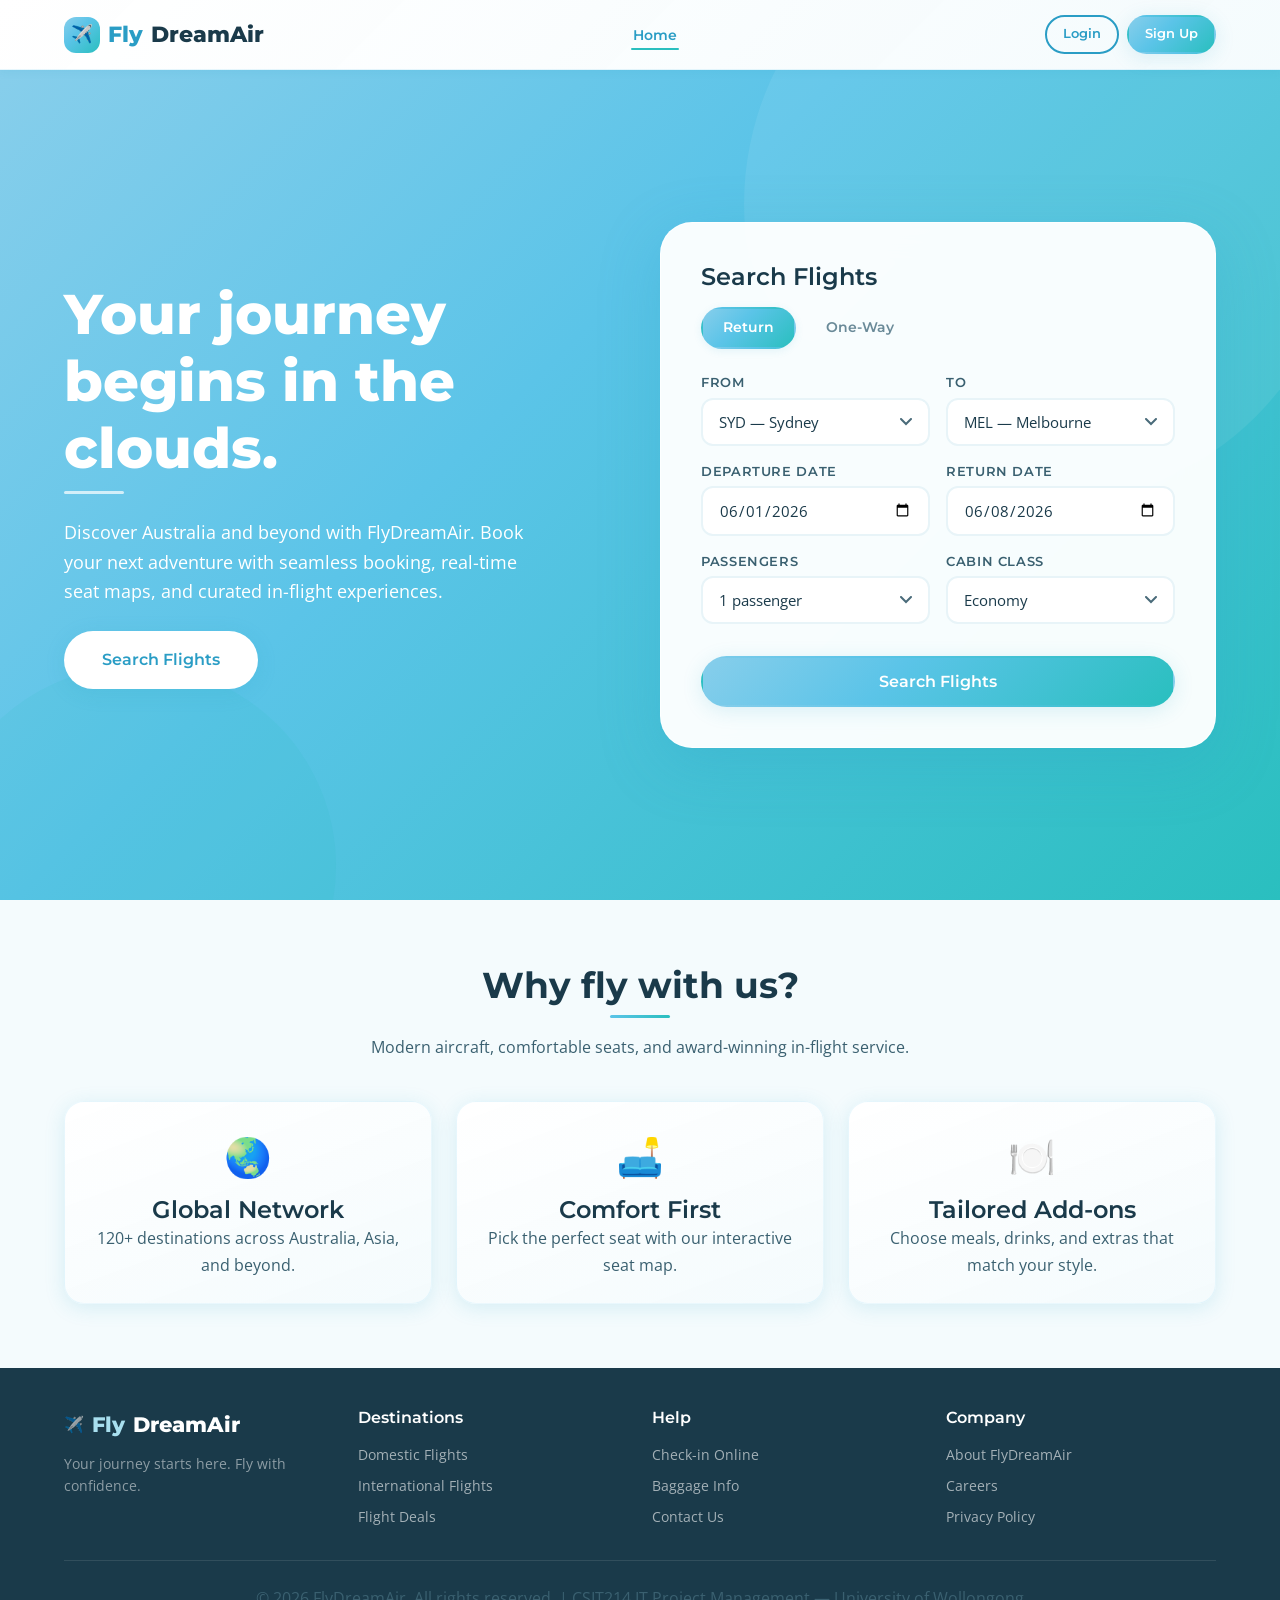
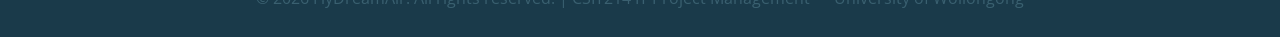
<file: index.html>
<!doctype html>
<html lang="en">
<head>
  <meta charset="UTF-8" />
  <meta name="viewport" content="width=device-width, initial-scale=1.0" />
  <title>FlyDreamAir — Book your next journey</title>
  <link rel="stylesheet" href="styles.css" />
</head>
<body>
  <div id="navbar-mount"></div>

  <main class="app-main">
    <section class="hero">
      <div class="container" style="position:relative;z-index:2;width:100%">
        <div class="grid-2" style="align-items:center;gap:var(--gap-xl)">

          <div class="animate-fade-up">
            <h1 class="text-white">Your journey<br/>begins in the clouds.</h1>
            <div class="divider-teal" style="background:rgba(255,255,255,0.7)"></div>
            <p class="text-white" style="font-size:1.1rem;max-width:460px">
              Discover Australia and beyond with FlyDreamAir. Book your next adventure
              with seamless booking, real-time seat maps, and curated in-flight experiences.
            </p>
            <div class="flex gap-md mt-lg">
              <a href="search.html" class="btn btn-white btn-lg">Search Flights</a>
              <a href="reservations.html" class="btn btn-ghost btn-lg hidden" id="hero-bookings-btn">My Bookings</a>
            </div>
          </div>

          <form id="search-form" class="search-box animate-fade-up delay-2">
            <h3 style="margin-bottom:var(--gap-md)">Search Flights</h3>
            <div class="search-tabs">
              <div class="search-tab active" data-trip="return" role="button">Return</div>
              <div class="search-tab" data-trip="oneway" role="button">One-Way</div>
            </div>

            <div class="form-row">
              <div class="form-group">
                <label class="form-label">From</label>
                <select class="form-control" id="from" required></select>
              </div>
              <div class="form-group">
                <label class="form-label">To</label>
                <select class="form-control" id="to" required></select>
              </div>
            </div>

            <div class="form-row">
              <div class="form-group">
                <label class="form-label">Departure date</label>
                <input class="form-control" type="date" id="departDate" value="2026-06-01" required />
              </div>
              <div class="form-group" id="returnDateGroup">
                <label class="form-label">Return date</label>
                <input class="form-control" type="date" id="returnDate" value="2026-06-08" />
              </div>
            </div>

            <div class="form-row">
              <div class="form-group">
                <label class="form-label">Passengers</label>
                <select class="form-control" id="passengers">
                  <option value="1">1 passenger</option>
                  <option value="2">2 passengers</option>
                  <option value="3">3 passengers</option>
                  <option value="4">4 passengers</option>
                  <option value="5">5 passengers</option>
                </select>
              </div>
              <div class="form-group">
                <label class="form-label">Cabin class</label>
                <select class="form-control" id="cabin">
                  <option>Economy</option>
                  <option>Business</option>
                  <option>First</option>
                </select>
              </div>
            </div>

            <button type="submit" class="btn btn-primary btn-full btn-lg" style="margin-top:var(--gap-md)">Search Flights</button>
          </form>

        </div>
      </div>
    </section>

    <section class="section">
      <div class="container">
        <div class="text-center" style="margin-bottom:var(--gap-xl)">
          <h2>Why fly with us?</h2>
          <div class="divider-teal" style="margin:var(--gap-sm) auto var(--gap-md)"></div>
          <p style="max-width:600px;margin:0 auto">Modern aircraft, comfortable seats, and award-winning in-flight service.</p>
        </div>
        <div class="grid-3" id="features"></div>
      </div>
    </section>
  </main>

  <div id="footer-mount"></div>

  <script src="main.js"></script>
  <script>
    mountChrome('home');

    // Show My Bookings button only if logged in
    if (getUser()) {
      document.getElementById('hero-bookings-btn').classList.remove('hidden');
    }

    // Airport selects
    const fromSel = document.getElementById('from');
    const toSel   = document.getElementById('to');
    FDA.airports.forEach(a => {
      const opt = `<option value="${a.code}">${a.code} — ${a.city}</option>`;
      fromSel.insertAdjacentHTML('beforeend', opt);
      toSel.insertAdjacentHTML('beforeend', opt);
    });
    fromSel.value = 'SYD';
    toSel.value   = 'MEL';

    // Trip type toggle
    let tripType = 'return';
    document.querySelectorAll('.search-tab').forEach(tab => {
      tab.addEventListener('click', () => {
        document.querySelectorAll('.search-tab').forEach(t => t.classList.remove('active'));
        tab.classList.add('active');
        tripType = tab.dataset.trip;
        document.getElementById('returnDateGroup').style.display = tripType === 'return' ? '' : 'none';
      });
    });

    // Feature cards
    document.getElementById('features').innerHTML = [
      { icon: '🌏', title: 'Global Network',   desc: '120+ destinations across Australia, Asia, and beyond.' },
      { icon: '🛋️', title: 'Comfort First',    desc: 'Pick the perfect seat with our interactive seat map.' },
      { icon: '🍽️', title: 'Tailored Add-ons', desc: 'Choose meals, drinks, and extras that match your style.' },
    ].map(f => `
      <div class="card animate-fade-up">
        <div class="card-body text-center">
          <div style="font-size:2.4rem">${f.icon}</div>
          <h3 style="margin-top:var(--gap-sm)">${f.title}</h3>
          <p>${f.desc}</p>
        </div>
      </div>
    `).join('');

    // Return date can't be before departure
    const departDateEl = document.getElementById('departDate');
    const returnDateEl = document.getElementById('returnDate');

    // Set initial min
    returnDateEl.min = departDateEl.value;

    departDateEl.addEventListener('change', e => {
      returnDateEl.min = e.target.value;
      if (returnDateEl.value < e.target.value) returnDateEl.value = e.target.value;
    });

    returnDateEl.addEventListener('change', e => {
      if (e.target.value < departDateEl.value) {
        e.target.value = departDateEl.value;
        showToast('Return date cannot be before departure date', 'warning');
      }
    });

    // Form submit
    document.getElementById('search-form').addEventListener('submit', e => {
      e.preventDefault();
      const from = fromSel.value, to = toSel.value;
      if (from === to) return showToast('Origin and destination must be different', 'warning');
      const departDate = departDateEl.value;
      const returnDate = returnDateEl.value;
      if (tripType === 'return' && returnDate < departDate) {
        return showToast('Return date cannot be before departure date', 'warning');
      }
      const passengers = parseInt(document.getElementById('passengers').value, 10);
      saveBooking({
        searchParams: {
          tripType, from, to, departDate, returnDate, passengers,
          cabin: document.getElementById('cabin').value,
        },
        passengers: Array.from({ length: passengers }, (_, i) => ({ name: `Passenger ${i+1}`, seat: null })),
        seats: [], services: {}, selectedFlight: null,
      });
      window.location.href = 'search.html';
    });
  </script>
</body>
</html>
</file>
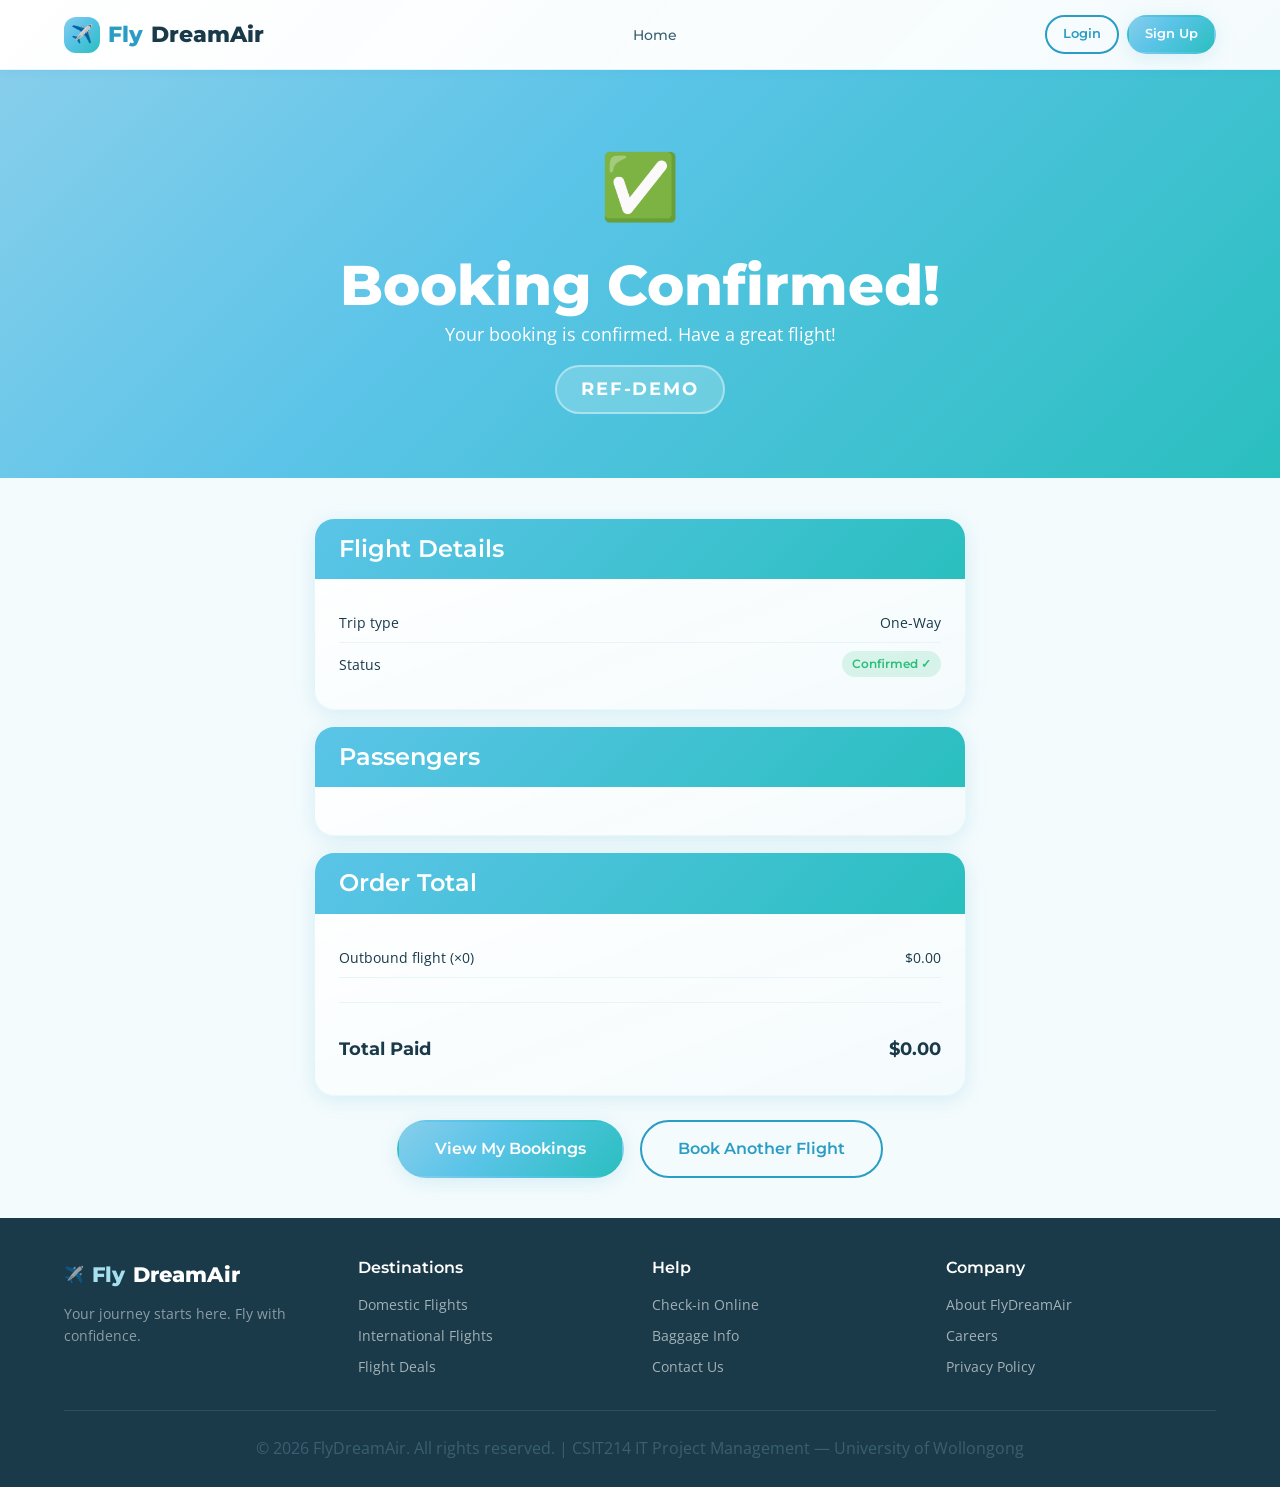
<file: confirmation.html>
<!doctype html>
<html lang="en">
<head>
  <meta charset="UTF-8" />
  <meta name="viewport" content="width=device-width, initial-scale=1.0" />
  <title>Booking Confirmed — FlyDreamAir</title>
  <link rel="stylesheet" href="styles.css" />
</head>
<body>
  <div id="navbar-mount"></div>

  <main class="app-main">
    <div class="confirm-hero">
      <div class="container">
        <div class="confirm-icon animate-fade-up">✅</div>
        <h1 class="text-white animate-fade-up delay-1">Booking Confirmed!</h1>
        <p class="text-white animate-fade-up delay-2" style="font-size:1.1rem">Your booking is confirmed. Have a great flight!</p>
        <div class="ref-badge animate-fade-up delay-3" id="ref-badge">REF-—</div>
      </div>
    </div>

    <section class="section-sm">
      <div class="container" style="max-width:700px">

        <div class="card mb-md animate-fade-up">
          <div class="card-header"><h3>Flight Details</h3></div>
          <div class="card-body" id="flight-details"></div>
        </div>

        <div class="card mb-md animate-fade-up delay-1">
          <div class="card-header"><h3>Passengers</h3></div>
          <div class="card-body" id="passenger-details"></div>
        </div>

        <div class="card mb-md animate-fade-up delay-2">
          <div class="card-header"><h3>Order Total</h3></div>
          <div class="card-body" id="total-details"></div>
        </div>

        <div class="flex gap-md mt-lg animate-fade-up delay-3" style="justify-content:center;flex-wrap:wrap">
          <a href="reservations.html" class="btn btn-primary btn-lg">View My Bookings</a>
          <a href="index.html" class="btn btn-secondary btn-lg">Book Another Flight</a>
        </div>

      </div>
    </section>
  </main>

  <div id="footer-mount"></div>
  <script src="main.js"></script>
  <script>
    mountChrome('');
    const booking = loadBooking();
    const res     = booking.confirmedReservation;
    const flight  = res ? getFlightById(res.flightId) : booking.selectedFlight;

    document.getElementById('ref-badge').textContent = res ? res.id : 'REF-DEMO';

    const returnFlight = booking.returnFlight;

    function flightRow(f, label) {
      if (!f) return '';
      return `
        <div style="margin-bottom:var(--gap-md)">
          <div style="font-family:var(--font-display);font-size:0.75rem;font-weight:700;color:var(--text-light);text-transform:uppercase;letter-spacing:0.05em;margin-bottom:var(--gap-sm)">${label}</div>
          <div class="res-route" style="display:flex;align-items:center;gap:var(--gap-lg)">
            <div>
              <div style="font-family:var(--font-display);font-weight:700;font-size:1.1rem">${f.fromCity || (res && res.fromCity) || '—'}</div>
              <div class="text-sm text-light">${f.from || (res && res.from) || ''} · ${f.depart || (res && res.depart) || ''}</div>
            </div>
            <div style="color:var(--sky-blue);font-size:1.6rem">✈</div>
            <div>
              <div style="font-family:var(--font-display);font-weight:700;font-size:1.1rem">${f.toCity || (res && res.toCity) || '—'}</div>
              <div class="text-sm text-light">${f.to || (res && res.to) || ''} · ${f.arrive || (res && res.arrive) || ''}</div>
            </div>
          </div>
          <div class="summary-row" style="margin-top:var(--gap-sm)"><span>Date</span><span>${formatDate(f.date || (res && res.date))}</span></div>
          <div class="summary-row"><span>Flight</span><span>${f.id || (res && res.flightId) || '—'}</span></div>
        </div>
      `;
    }

    document.getElementById('flight-details').innerHTML = `
      ${flightRow(flight || res, 'Outbound Flight')}
      ${returnFlight ? '<div class="divider"></div>' + flightRow(returnFlight, 'Return Flight') : ''}
      <div class="summary-row"><span>Trip type</span><span>${returnFlight ? 'Return' : 'One-Way'}</span></div>
      <div class="summary-row"><span>Status</span><span><span class="badge badge-green">Confirmed ✓</span></span></div>
    `;

    const passengers = res ? res.passengers : (booking.passengers || []);
    document.getElementById('passenger-details').innerHTML = passengers.map((p, i) => `
      <div class="summary-row">
        <span>Passenger ${i+1} — ${p.name||'Unknown'}</span>
        <span>Seat ${p.seat||'—'}</span>
      </div>
    `).join('');

    const flightCost  = flight ? flight.price * passengers.length : 0;
    const returnCost  = returnFlight ? returnFlight.price * passengers.length : 0;
    const addonsTotal = booking.addonsTotal || 0;
    const grandTotal  = res ? res.total : flightCost + returnCost + addonsTotal;

    let totalHtml = `
      <div class="summary-row"><span>Outbound flight (×${passengers.length})</span><span>${formatCurrency(flightCost)}</span></div>
    `;
    if (returnFlight) {
      totalHtml += `<div class="summary-row"><span>Return flight (×${passengers.length})</span><span>${formatCurrency(returnCost)}</span></div>`;
    }
    if (addonsTotal > 0) {
      totalHtml += `<div class="summary-row"><span>Add-ons total</span><span>${formatCurrency(addonsTotal)}</span></div>`;
    }
    totalHtml += `<div class="divider"></div><div class="summary-row"><span class="summary-total">Total Paid</span><span class="summary-total">${formatCurrency(grandTotal)}</span></div>`;
    document.getElementById('total-details').innerHTML = totalHtml;

    clearBooking();
  </script>
</body>
</html>
</file>
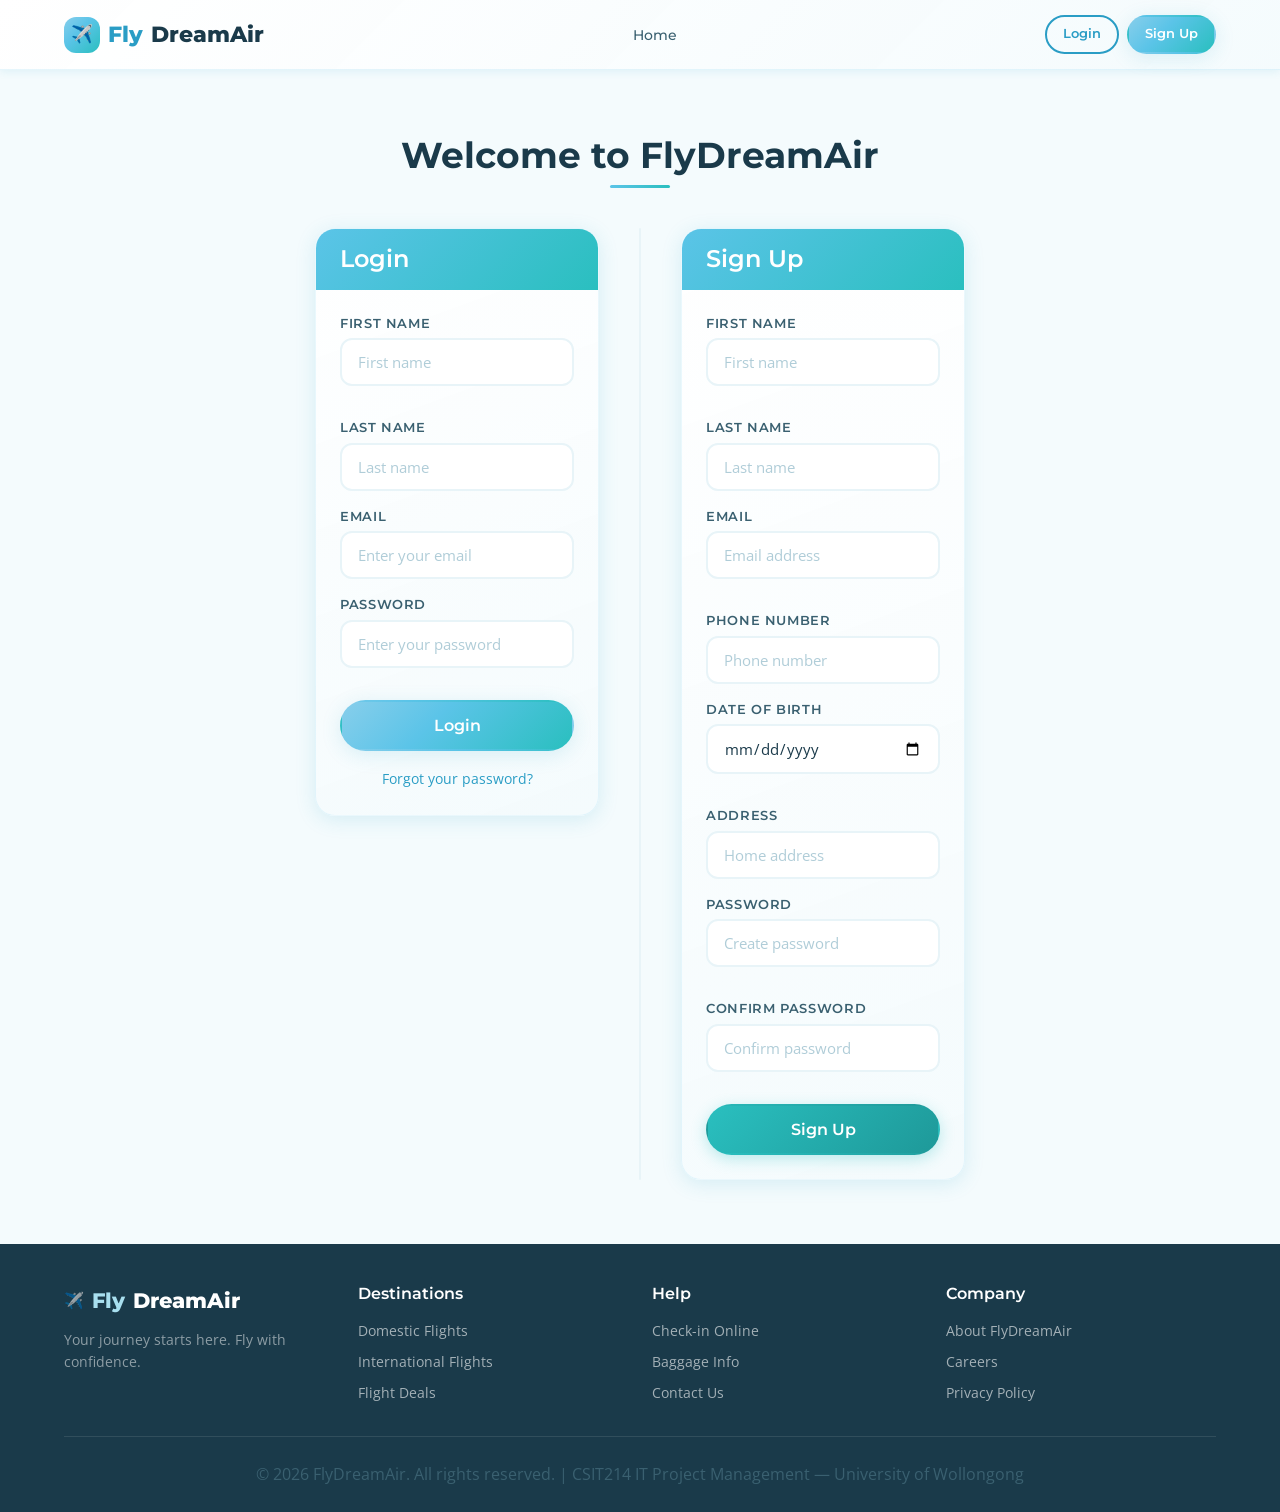
<file: login.html>
<!doctype html>
<html lang="en">
<head>
  <meta charset="UTF-8" />
  <meta name="viewport" content="width=device-width, initial-scale=1.0" />
  <title>Login — FlyDreamAir</title>
  <link rel="stylesheet" href="styles.css" />
</head>
<body>
  <div id="navbar-mount"></div>

  <main class="app-main">
    <section class="section" style="min-height:calc(100vh - var(--nav-height));display:flex;align-items:center;">
      <div class="container" style="max-width:900px">

        <div style="text-align:center;margin-bottom:var(--gap-xl)">
          <h2>Welcome to FlyDreamAir</h2>
          <div class="divider-teal" style="margin:var(--gap-sm) auto"></div>
        </div>

        <div style="display:grid;grid-template-columns:1fr 2px 1fr;gap:var(--gap-xl);align-items:start">

          <!-- Login -->
          <div class="card">
            <div class="card-header"><h3>Login</h3></div>
            <div class="card-body">
              <div class="form-row">
                <div class="form-group">
                  <label class="form-label">First Name</label>
                  <input class="form-control" type="text" id="login-first" placeholder="First name" />
                </div>
                <div class="form-group">
                  <label class="form-label">Last Name</label>
                  <input class="form-control" type="text" id="login-last" placeholder="Last name" />
                </div>
              </div>
              <div class="form-group">
                <label class="form-label">Email</label>
                <input class="form-control" type="email" id="login-email" placeholder="Enter your email" />
              </div>
              <div class="form-group">
                <label class="form-label">Password</label>
                <input class="form-control" type="password" id="login-password" placeholder="Enter your password" />
              </div>
              <button class="btn btn-primary btn-full btn-lg mt-md" id="login-btn">Login</button>
              <p class="text-center text-sm mt-md" style="color:var(--text-light)">
                <a href="#" style="color:var(--sky-blue-dark)">Forgot your password?</a>
              </p>
            </div>
          </div>

          <!-- Divider -->
          <div style="background:var(--grey-light);height:100%;min-height:300px;border-radius:2px"></div>

          <!-- Sign Up -->
          <div class="card">
            <div class="card-header"><h3>Sign Up</h3></div>
            <div class="card-body">
              <div class="form-row">
                <div class="form-group">
                  <label class="form-label">First Name</label>
                  <input class="form-control" type="text" id="reg-first" placeholder="First name" />
                </div>
                <div class="form-group">
                  <label class="form-label">Last Name</label>
                  <input class="form-control" type="text" id="reg-last" placeholder="Last name" />
                </div>
              </div>
              <div class="form-row">
                <div class="form-group">
                  <label class="form-label">Email</label>
                  <input class="form-control" type="email" id="reg-email" placeholder="Email address" />
                </div>
                <div class="form-group">
                  <label class="form-label">Phone Number</label>
                  <input class="form-control" type="tel" id="reg-phone" placeholder="Phone number" />
                </div>
              </div>
              <div class="form-row">
                <div class="form-group">
                  <label class="form-label">Date of Birth</label>
                  <input class="form-control" type="date" id="reg-dob" />
                </div>
                <div class="form-group">
                  <label class="form-label">Address</label>
                  <input class="form-control" type="text" id="reg-address" placeholder="Home address" />
                </div>
              </div>
              <div class="form-row">
                <div class="form-group">
                  <label class="form-label">Password</label>
                  <input class="form-control" type="password" id="reg-password" placeholder="Create password" />
                </div>
                <div class="form-group">
                  <label class="form-label">Confirm Password</label>
                  <input class="form-control" type="password" id="reg-confirm" placeholder="Confirm password" />
                </div>
              </div>
              <button class="btn btn-teal btn-full btn-lg mt-md" id="signup-btn">Sign Up</button>
            </div>
          </div>

        </div>
      </div>
    </section>
  </main>

  <div id="footer-mount"></div>

  <script src="main.js"></script>
  <script>
    mountChrome('');

    document.getElementById('login-btn').addEventListener('click', () => {
      const first = document.getElementById('login-first').value.trim();
      const last  = document.getElementById('login-last').value.trim();
      const email = document.getElementById('login-email').value.trim();
      const pass  = document.getElementById('login-password').value.trim();
      if (!first || !last)       return showToast('Please enter your first and last name', 'warning');
      if (!validateEmail(email)) return showToast('Please enter a valid email address', 'warning');
      if (!pass)                 return showToast('Please enter your password', 'warning');
      const name = first + ' ' + last;
      setUser({ name, firstName: first, lastName: last, email });
      showToast('Welcome back, ' + first + '!', 'success');
      setTimeout(() => window.location.href = 'index.html', 800);
    });

    document.getElementById('signup-btn').addEventListener('click', () => {
      const first   = document.getElementById('reg-first').value.trim();
      const last    = document.getElementById('reg-last').value.trim();
      const email   = document.getElementById('reg-email').value.trim();
      const pass    = document.getElementById('reg-password').value.trim();
      const confirm = document.getElementById('reg-confirm').value.trim();

      if (!first || !last)        return showToast('Please enter your name', 'warning');
      if (!validateEmail(email))  return showToast('Please enter a valid email address', 'warning');
      if (pass.length < 6)        return showToast('Password must be at least 6 characters', 'warning');
      if (pass !== confirm)       return showToast('Passwords do not match', 'warning');

      setUser({ name: first + ' ' + last });
      showToast('Account created — welcome to FlyDreamAir, ' + first + '!', 'success');
      setTimeout(() => window.location.href = 'index.html', 800);
    });
  </script>
</body>
</html>
</file>
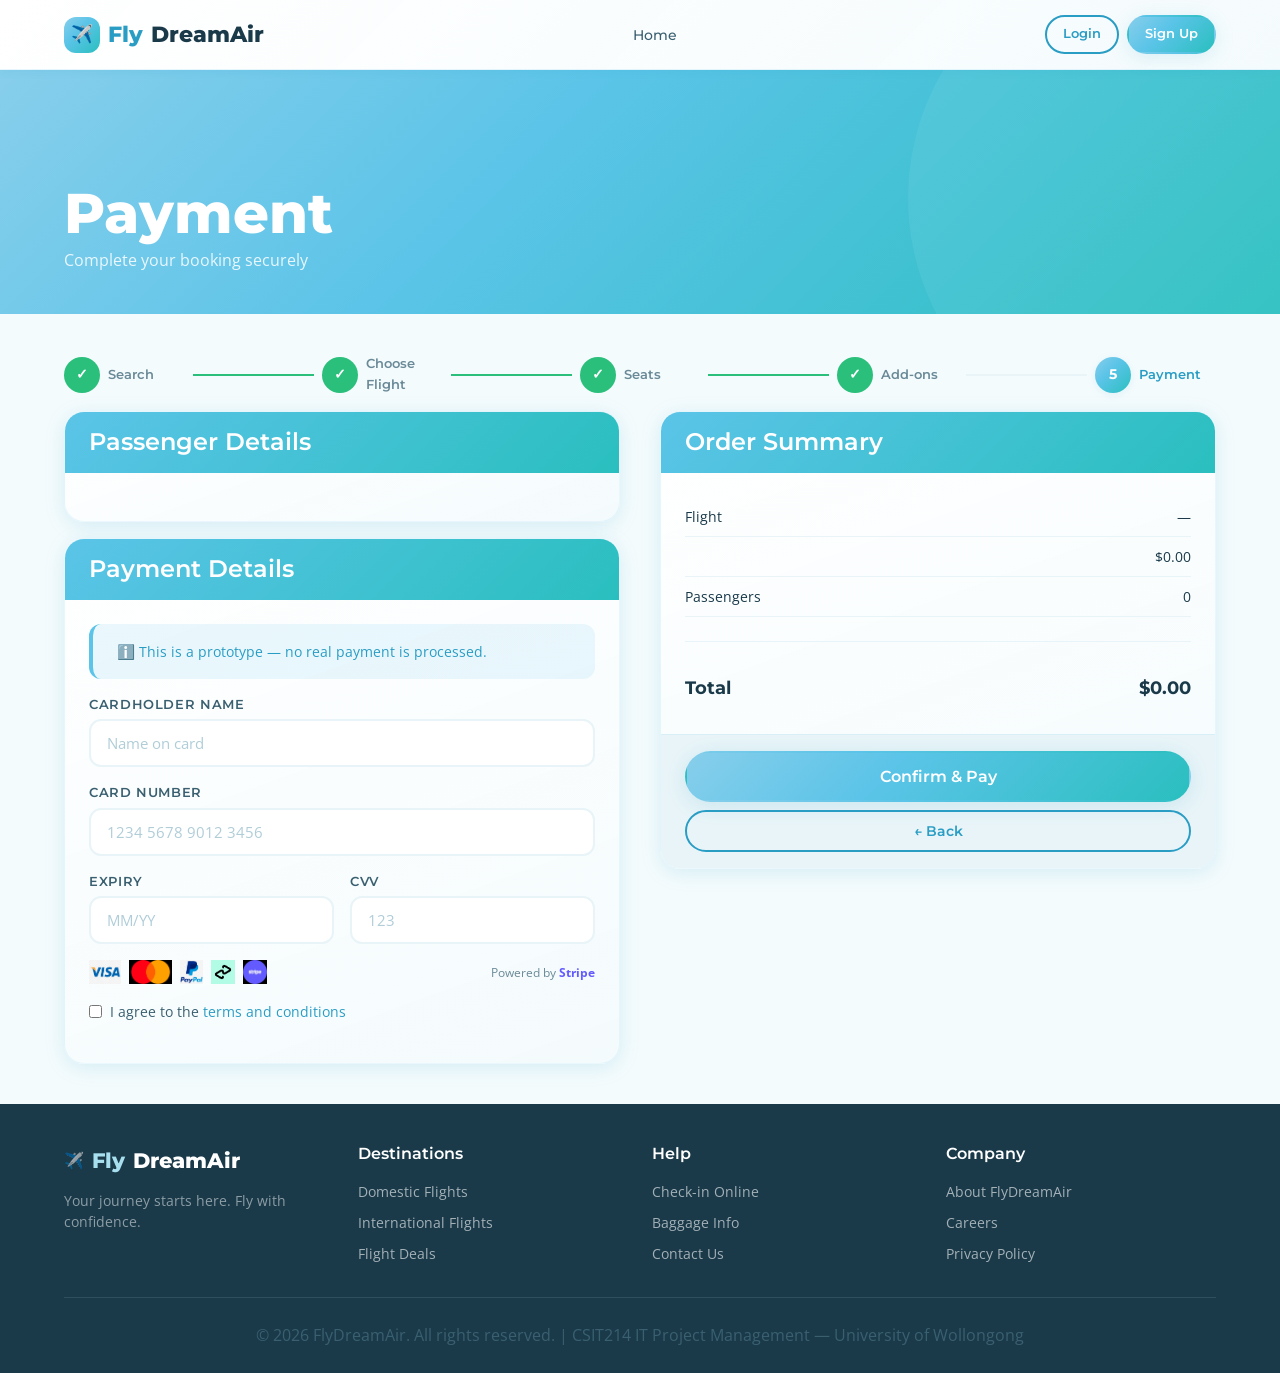
<file: payment.html>
<!doctype html>
<html lang="en">
<head>
  <meta charset="UTF-8" />
  <meta name="viewport" content="width=device-width, initial-scale=1.0" />
  <title>Payment — FlyDreamAir</title>
  <link rel="stylesheet" href="styles.css" />
</head>
<body>
  <div id="navbar-mount"></div>

  <main class="app-main">
    <header class="page-header">
      <div class="container">
        <h1>Payment</h1>
        <p>Complete your booking securely</p>
      </div>
    </header>

    <section class="section-sm">
      <div class="container">

        <div class="steps mb-md">
          <div class="step done"><div class="step-num">✓</div><span class="step-label">Search</span></div>
          <div class="step-line done"></div>
          <div class="step done"><div class="step-num">✓</div><span class="step-label">Choose Flight</span></div>
          <div class="step-line done"></div>
          <div class="step done"><div class="step-num">✓</div><span class="step-label">Seats</span></div>
          <div class="step-line done"></div>
          <div class="step done"><div class="step-num">✓</div><span class="step-label">Add-ons</span></div>
          <div class="step-line"></div>
          <div class="step active"><div class="step-num">5</div><span class="step-label">Payment</span></div>
        </div>

        <div class="grid-2" style="align-items:start;gap:var(--gap-xl)">

          <div>
            <div class="card mb-md">
              <div class="card-header"><h3>Passenger Details</h3></div>
              <div class="card-body" id="passenger-fields"></div>
            </div>

            <div class="card">
              <div class="card-header"><h3>Payment Details</h3></div>
              <div class="card-body">
                <div class="alert alert-info mb-md">ℹ️ This is a prototype — no real payment is processed.</div>

                <div class="form-group">
                  <label class="form-label">Cardholder name</label>
                  <input class="form-control" type="text" id="card-name" placeholder="Name on card" />
                </div>
                <div class="form-group">
                  <label class="form-label">Card number</label>
                  <input class="form-control" type="text" id="card-number" placeholder="1234 5678 9012 3456" maxlength="19" />
                </div>
                <div class="form-row">
                  <div class="form-group">
                    <label class="form-label">Expiry</label>
                    <input class="form-control" type="text" id="card-expiry" placeholder="MM/YY" maxlength="5" />
                  </div>
                  <div class="form-group">
                    <label class="form-label">CVV</label>
                    <input class="form-control" type="text" id="card-cvv" placeholder="123" maxlength="3" />
                  </div>
                </div>
                <div style="display:flex;gap:var(--gap-sm);margin-bottom:var(--gap-md);align-items:center;flex-wrap:wrap">
                  <img src="visa.webp" alt="Visa" style="height:24px;object-fit:contain;" />
                  <img src="mastercard.webp" alt="Mastercard" style="height:24px;object-fit:contain;" />
                  <img src="paypal.webp" alt="PayPal" style="height:24px;object-fit:contain;" />
                  <img src="afterpay.webp" alt="Afterpay" style="height:24px;object-fit:contain;" />
                  <img src="stripe.webp" alt="Stripe" style="height:24px;object-fit:contain;" />
                  <span style="font-size:0.75rem;color:var(--text-light);margin-left:auto">Powered by <strong style="color:#635BFF">Stripe</strong></span>
                </div>
                <div style="display:flex;align-items:center;gap:var(--gap-sm);margin-bottom:var(--gap-md)">
                  <input type="checkbox" id="agree" />
                  <label for="agree" style="font-size:0.9rem;color:var(--text-mid)">I agree to the <a href="#" style="color:var(--sky-blue-dark)">terms and conditions</a></label>
                </div>
              </div>
            </div>
          </div>

          <div>
            <div class="card summary-card">
              <div class="card-header"><h3>Order Summary</h3></div>
              <div class="card-body" id="summary-body"></div>
              <div class="card-footer" style="display:flex;flex-direction:column;gap:var(--gap-sm)">
                <button class="btn btn-primary btn-full btn-lg" id="pay-btn">Confirm & Pay</button>
                <button class="btn btn-secondary btn-full" onclick="window.location.href='services.html'">← Back</button>
              </div>
            </div>
          </div>

        </div>
      </div>
    </section>
  </main>

  <div id="footer-mount"></div>
  <script src="main.js"></script>
  <script>
    mountChrome('search');
    const booking    = loadBooking();
    const flight     = booking.selectedFlight;
    const passengers = booking.passengers || [];
    const svcData    = booking.perPassengerServices || [];
    const addonsTotal = booking.addonsTotal || 0;
    const flightCost  = flight ? flight.price * passengers.length : 0;
    const grandTotal  = flightCost + addonsTotal;

    // Pre-fill passenger 1 from logged in user if available
    const loggedInUser = getUser();

    // Passenger fields
    const pFields = document.getElementById('passenger-fields');
    passengers.forEach((p, i) => {
      const isFirst = i === 0 && loggedInUser;
      const firstName = isFirst ? (loggedInUser.firstName || loggedInUser.name.split(' ')[0] || '') : '';
      const lastName  = isFirst ? (loggedInUser.lastName  || loggedInUser.name.split(' ').slice(1).join(' ') || '') : '';
      const email     = isFirst ? (loggedInUser.email || '') : '';
      pFields.insertAdjacentHTML('beforeend', `
        <div style="margin-bottom:var(--gap-md)">
          <div style="font-family:var(--font-display);font-weight:600;margin-bottom:var(--gap-sm)">
            Passenger ${i+1} ${p.seat ? '· Seat ' + p.seat : ''}
          </div>
          <div class="form-row">
            <div class="form-group">
              <label class="form-label">First name</label>
              <input class="form-control pax-first" type="text" placeholder="First name" data-idx="${i}" value="${firstName}" />
            </div>
            <div class="form-group">
              <label class="form-label">Last name</label>
              <input class="form-control pax-last" type="text" placeholder="Last name" data-idx="${i}" value="${lastName}" />
            </div>
          </div>
          <div class="form-group">
            <label class="form-label">Email</label>
            <input class="form-control pax-email" type="email" placeholder="email@example.com" data-idx="${i}" value="${email}" />
          </div>
        </div>
        ${i < passengers.length-1 ? '<div class="divider"></div>' : ''}
      `);
    });

    // Summary
    let summaryHtml = `
      <div class="summary-row"><span>Flight</span><span>${flight ? flight.id : '—'}</span></div>
      <div class="summary-row"><span>${flight ? flight.fromCity + ' → ' + flight.toCity : ''}</span><span>${formatCurrency(flightCost)}</span></div>
      <div class="summary-row"><span>Passengers</span><span>${passengers.length}</span></div>
    `;
    if (booking.seats && booking.seats.length) {
      summaryHtml += `<div class="summary-row"><span>Seats</span><span>${booking.seats.join(', ')}</span></div>`;
    }
    if (addonsTotal > 0) {
      summaryHtml += `<div class="divider"></div>`;
      svcData.forEach(s => {
        const rowTotal = s.mealCost + s.drinkCost + s.baggageCost;
        if (rowTotal > 0) {
          summaryHtml += `<div class="summary-row text-sm"><span>Passenger ${s.passenger} add-ons</span><span>${formatCurrency(rowTotal)}</span></div>`;
        }
      });
    }
    summaryHtml += `<div class="divider"></div><div class="summary-row"><span class="summary-total">Total</span><span class="summary-total">${formatCurrency(grandTotal)}</span></div>`;
    document.getElementById('summary-body').innerHTML = summaryHtml;

    // Card formatting
    document.getElementById('card-number').addEventListener('input', e => {
      let v = e.target.value.replace(/\D/g,'').substring(0,16);
      e.target.value = v.replace(/(.{4})/g,'$1 ').trim();
    });
    document.getElementById('card-expiry').addEventListener('input', e => {
      let v = e.target.value.replace(/\D/g,'').substring(0,4);
      if (v.length > 2) v = v.substring(0,2) + '/' + v.substring(2);
      e.target.value = v;
    });

    document.getElementById('pay-btn').addEventListener('click', () => {
      const name   = document.getElementById('card-name').value.trim();
      const number = document.getElementById('card-number').value.replace(/\s/g,'');
      const expiry = document.getElementById('card-expiry').value;
      const cvv    = document.getElementById('card-cvv').value;
      const agree  = document.getElementById('agree').checked;

      if (!name)              return showToast('Please enter the cardholder name','warning');
      if (number.length < 16) return showToast('Please enter a valid card number','warning');
      if (expiry.length < 5)  return showToast('Please enter a valid expiry date','warning');
      if (cvv.length < 3)     return showToast('Please enter a valid CVV','warning');
      if (!agree)             return showToast('Please agree to the terms and conditions','warning');

      const firstNames = Array.from(document.querySelectorAll('.pax-first'));
      for (let i = 0; i < firstNames.length; i++) {
        if (!firstNames[i].value.trim()) return showToast(`Please enter a name for Passenger ${i+1}`,'warning');
      }

      const paxData = firstNames.map((f,i) => ({
        name:  f.value.trim() + ' ' + document.querySelectorAll('.pax-last')[i].value.trim(),
        email: document.querySelectorAll('.pax-email')[i].value.trim(),
        seat:  (booking.passengers[i]||{}).seat || null,
      }));

      const reservation = {
        id: generateRef(),
        flightId: flight ? flight.id : '',
        from: flight ? flight.from : '', fromCity: flight ? flight.fromCity : '',
        to:   flight ? flight.to   : '', toCity:   flight ? flight.toCity   : '',
        date: (booking.searchParams||{}).departDate || '',
        depart: flight ? flight.depart : '',
        arrive: flight ? flight.arrive : '',
        tripType: (booking.searchParams||{}).tripType || 'OW',
        passengers: paxData,
        services: svcData,
        status: 'confirmed',
        total: grandTotal,
      };

      saveReservation(reservation);
      saveBooking({ confirmedReservation: reservation });

      const btn = document.getElementById('pay-btn');
      btn.textContent = 'Processing…';
      btn.disabled = true;
      setTimeout(() => window.location.href = 'confirmation.html', 1200);
    });
  </script>
</body>
</html>
</file>
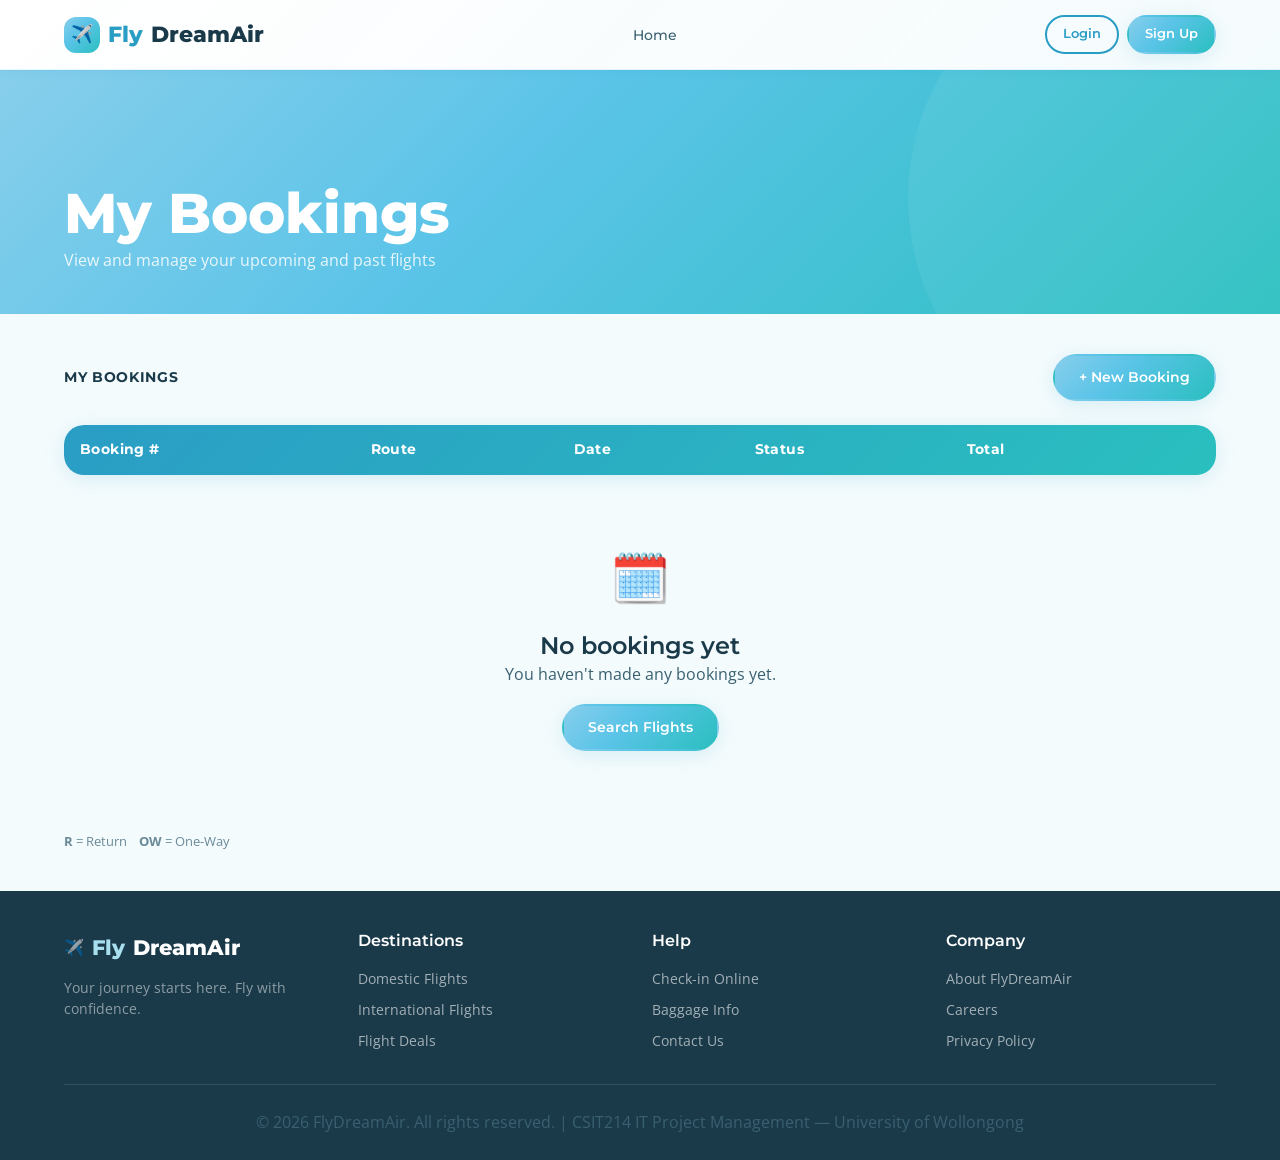
<file: reservations.html>
<!doctype html>
<html lang="en">
<head>
  <meta charset="UTF-8" />
  <meta name="viewport" content="width=device-width, initial-scale=1.0" />
  <title>My Bookings — FlyDreamAir</title>
  <link rel="stylesheet" href="styles.css" />
  <style>
    .bookings-table { width:100%; border-collapse:collapse; background:white; }
    .bookings-table thead tr { background:linear-gradient(135deg, var(--sky-blue-dark), var(--teal)); }
    .bookings-table th {
      padding:14px 16px; text-align:left;
      font-family:var(--font-display); font-weight:700; font-size:0.85rem;
      color:white; letter-spacing:0.03em;
    }
    .bookings-table tbody tr {
      border-bottom:1px solid var(--grey-light);
      transition:background var(--transition-fast);
    }
    .bookings-table tbody tr:hover { background:rgba(91,196,232,0.05); }
    .bookings-table td {
      padding:14px 16px; font-size:0.9rem; color:var(--text-mid);
      vertical-align:middle;
    }
    .bookings-table td:first-child {
      font-family:var(--font-display); font-weight:700; color:var(--text-dark);
    }
    .status-badge {
      display:inline-block; padding:3px 10px; border-radius:var(--radius-full);
      font-family:var(--font-display); font-size:0.75rem; font-weight:700;
    }
    .status-confirmed { background:rgba(42,191,122,0.15); color:#1a7a50; }
    .status-cancelled { background:rgba(232,91,91,0.15);  color:#8a2020; }
    .status-tbc       { background:rgba(240,180,41,0.15); color:#8a6000; }
    .type-badge {
      display:inline-block; padding:2px 8px; border-radius:var(--radius-full);
      font-size:0.7rem; font-weight:700; font-family:var(--font-display);
      background:var(--grey-light); color:var(--text-mid); margin-left:4px;
    }
    .action-btn {
      padding:5px 14px; border-radius:var(--radius-full);
      font-family:var(--font-display); font-size:0.78rem; font-weight:700;
      cursor:pointer; transition:all var(--transition-fast); border:2px solid transparent;
      margin-right:4px;
    }
    .action-modify { background:var(--sky-blue-dark); color:white; }
    .action-modify:hover { filter:brightness(1.1); }
    .action-cancel { background:white; color:var(--danger); border-color:var(--danger); }
    .action-cancel:hover { background:rgba(232,91,91,0.08); }
  </style>
</head>
<body>
  <div id="navbar-mount"></div>

  <main class="app-main">
    <header class="page-header">
      <div class="container">
        <h1>My Bookings</h1>
        <p>View and manage your upcoming and past flights</p>
      </div>
    </header>

    <section class="section-sm">
      <div class="container">

        <div style="display:flex;align-items:center;justify-content:space-between;margin-bottom:var(--gap-lg);flex-wrap:wrap;gap:var(--gap-md)">
          <div style="font-family:var(--font-display);font-size:0.85rem;font-weight:700;color:var(--text-dark);text-transform:uppercase;letter-spacing:0.05em" id="user-label">MY BOOKINGS</div>
          <a href="index.html" class="btn btn-primary">+ New Booking</a>
        </div>

        <div class="table-wrapper">
          <table class="bookings-table">
            <thead>
              <tr>
                <th>Booking #</th>
                <th>Route</th>
                <th>Date</th>
                <th>Status</th>
                <th>Total</th>
                <th colspan="2"></th>
              </tr>
            </thead>
            <tbody id="bookings-body"></tbody>
          </table>
        </div>

        <div id="empty-state" class="hidden" style="text-align:center;padding:var(--gap-xxl) 0">
          <div style="font-size:3rem">🗓️</div>
          <h3 style="margin-top:var(--gap-md)">No bookings yet</h3>
          <p>You haven't made any bookings yet.</p>
          <a href="index.html" class="btn btn-primary mt-md">Search Flights</a>
        </div>

        <div style="margin-top:var(--gap-md);font-size:0.8rem;color:var(--text-light)">
          <span style="font-weight:700">R</span> = Return &nbsp;&nbsp;
          <span style="font-weight:700">OW</span> = One-Way
        </div>

      </div>
    </section>
  </main>

  <div id="footer-mount"></div>
  <script src="main.js"></script>
  <script>
    mountChrome('reservations');

    function render() {
      const all  = getReservations();
      const body = document.getElementById('bookings-body');

      if (!all.length) {
        document.getElementById('empty-state').classList.remove('hidden');
        body.innerHTML = '';
        return;
      }

      body.innerHTML = all.map(res => {
        const tripType = res.tripType || 'OW';
        const typeLabel = tripType === 'return' ? 'R' : 'OW';
        const route = `${res.from} - ${res.to}`;
        const statusClass = res.status === 'confirmed' ? 'status-confirmed'
                          : res.status === 'cancelled'  ? 'status-cancelled'
                          : 'status-tbc';
        const statusLabel = res.status === 'confirmed' ? 'APPROVED'
                          : res.status === 'cancelled'  ? 'CANCELLED'
                          : 'TBC';
        return `<tr>
          <td>${res.id}</td>
          <td>${route} <span class="type-badge">${typeLabel}</span></td>
          <td>${res.date ? res.date.split('-').reverse().join('/') : '—'}</td>
          <td><span class="status-badge ${statusClass}">${statusLabel}</span></td>
          <td style="font-family:var(--font-display);font-weight:700;color:var(--sky-blue-dark)">${formatCurrency(res.total)}</td>
          <td>${res.status !== 'cancelled' ? `<button class="action-btn action-modify" onclick="modifyBooking('${res.id}')">MODIFY</button>` : ''}</td>
          <td>${res.status !== 'cancelled' ? `<button class="action-btn action-cancel" onclick="cancelBooking('${res.id}')">CANCEL</button>` : '<span class="status-badge status-cancelled">CANCELLED</span>'}</td>
        </tr>`;
      }).join('');
    }

    function modifyBooking(id) {
      showModal(
        'Modify Booking',
        `Booking <strong>${id}</strong> — modification is not available in this prototype. In the full system this would allow you to change your flight, seats, or add-ons.`,
        [{ label:'Close', class:'btn-secondary', onclick:'closeModal()' }]
      );
    }

    function cancelBooking(id) {
      showModal(
        'Cancel Booking',
        `Are you sure you want to cancel booking <strong>${id}</strong>? This cannot be undone.`,
        [
          { label:'Keep Booking', class:'btn-secondary', onclick:'closeModal()' },
          { label:'Yes, Cancel',  class:'btn-primary',   onclick:`confirmCancel('${id}')` },
        ]
      );
    }

    function confirmCancel(id) {
      const all     = getReservations();
      const updated = all.map(r => r.id === id ? { ...r, status:'cancelled' } : r);
      storage.set('reservations', updated);
      closeModal();
      showToast('Booking cancelled','info');
      render();
    }

    render();
  </script>
</body>
</html>
</file>
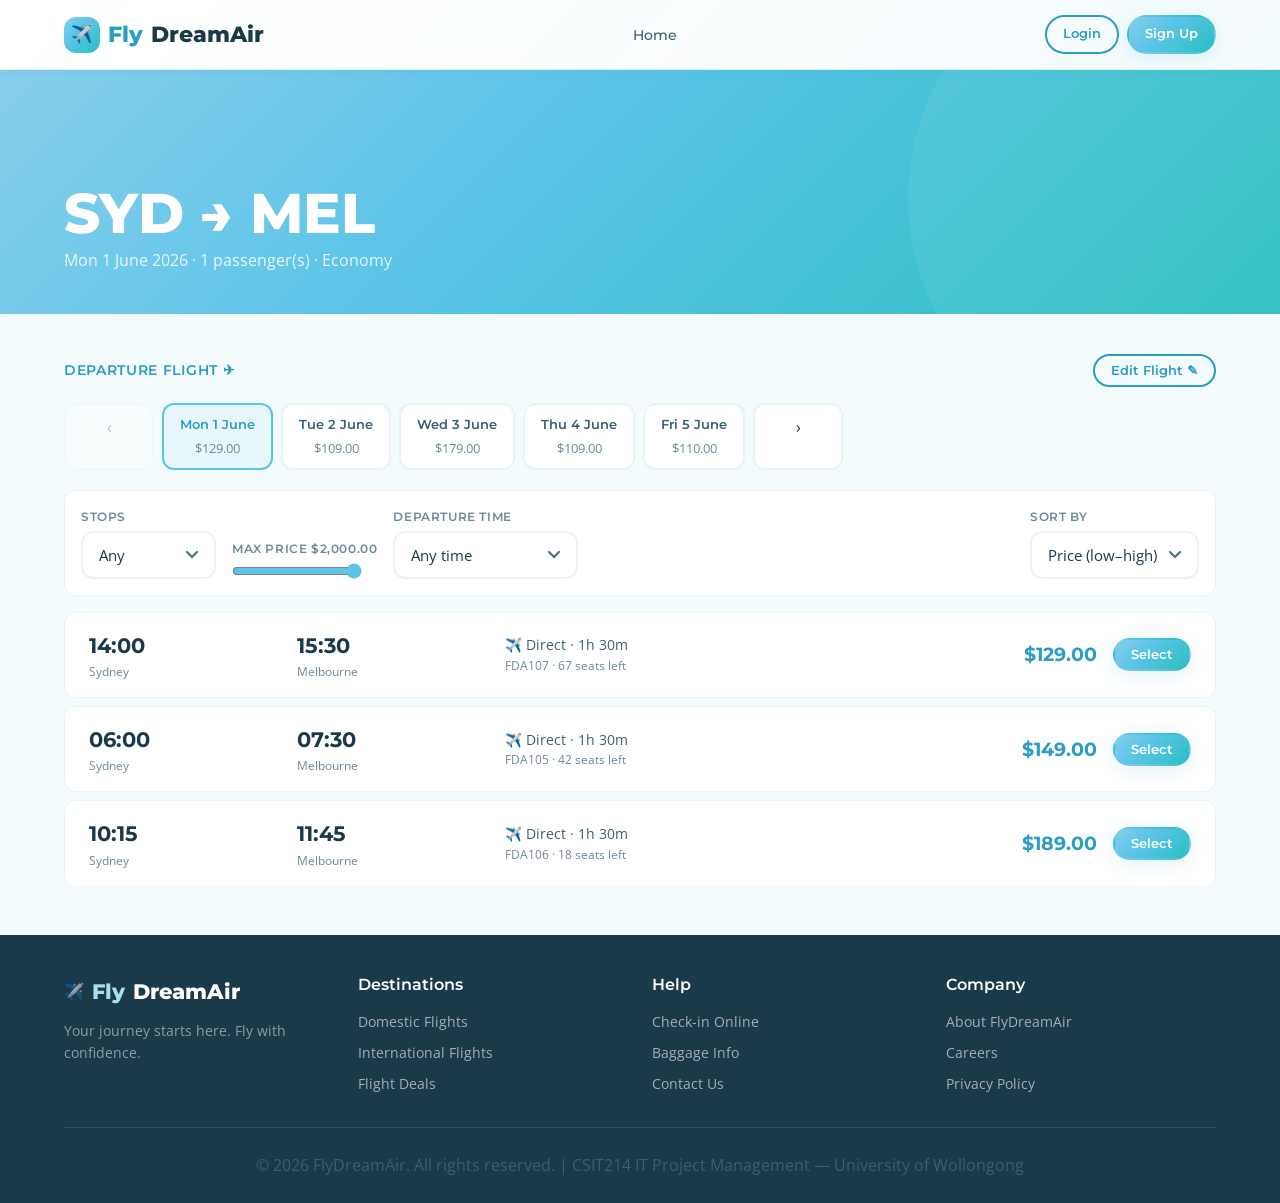
<file: search.html>
<!doctype html>
<html lang="en">
<head>
  <meta charset="UTF-8" />
  <meta name="viewport" content="width=device-width, initial-scale=1.0" />
  <title>Flights — FlyDreamAir</title>
  <link rel="stylesheet" href="styles.css" />
</head>
<body>
  <div id="navbar-mount"></div>

  <main class="app-main">
    <header class="page-header">
      <div class="container">
        <h1 id="route-heading">Available Flights</h1>
        <p id="route-summary"></p>
      </div>
    </header>

    <section class="section-sm">
      <div class="container">

        <div style="display:flex;align-items:center;justify-content:space-between;margin-bottom:var(--gap-md);flex-wrap:wrap;gap:var(--gap-sm)">
          <span style="font-family:var(--font-display);font-size:0.85rem;font-weight:600;color:var(--sky-blue-dark);text-transform:uppercase;letter-spacing:0.05em" id="leg-label">DEPARTURE FLIGHT ✈</span>
          <button class="btn btn-secondary btn-sm" id="edit-toggle">Edit Flight ✎</button>
        </div>

        <div class="card mb-md hidden" id="edit-card">
          <div class="card-body">
            <div class="form-row">
              <div class="form-group">
                <label class="form-label">From</label>
                <select class="form-control" id="edit-from"></select>
              </div>
              <div class="form-group">
                <label class="form-label">To</label>
                <select class="form-control" id="edit-to"></select>
              </div>
              <div class="form-group">
                <label class="form-label">Cabin Class</label>
                <select class="form-control" id="edit-cabin">
                  <option value="Economy">Economy</option>
                  <option value="Business">Business</option>
                  <option value="First">First</option>
                </select>
              </div>
              <div class="form-group" style="align-self:flex-end">
                <button class="btn btn-primary" id="apply-edit">Apply</button>
              </div>
            </div>
          </div>
        </div>

        <div class="date-chips" id="date-chips"></div>

        <div class="filter-bar">
          <div class="filter-group">
            <label>Stops</label>
            <select class="form-control" id="filter-stops">
              <option value="any">Any</option>
              <option value="0">Direct only</option>
            </select>
          </div>
          <div class="filter-group">
            <label>Max price <span id="max-price-label">$2,000</span></label>
            <input type="range" min="100" max="2000" step="50" value="2000" id="filter-price" />
          </div>
          <div class="filter-group">
            <label>Departure time</label>
            <select class="form-control" id="filter-time">
              <option value="any">Any time</option>
              <option value="early">Early (00–06)</option>
              <option value="morning">Morning (06–12)</option>
              <option value="afternoon">Afternoon (12–18)</option>
              <option value="evening">Evening (18–24)</option>
            </select>
          </div>
          <div class="filter-group" style="margin-left:auto">
            <label>Sort by</label>
            <select class="form-control" id="filter-sort">
              <option value="price-asc">Price (low–high)</option>
              <option value="price-desc">Price (high–low)</option>
              <option value="depart-asc">Departure time</option>
              <option value="duration-asc">Duration</option>
            </select>
          </div>
        </div>

        <div id="flights-list"></div>

      </div>
    </section>
  </main>

  <div id="footer-mount"></div>
  <script src="main.js"></script>
  <script>
    mountChrome('search');
    const booking = loadBooking();
    let params = booking.searchParams || { from:'SYD', to:'MEL', departDate:'2026-06-01', passengers:1, cabin:'Economy', tripType:'return' };

    const pickingReturn = booking.selectedFlight && !booking.returnFlight && params.tripType === 'return';
    const legFrom = pickingReturn ? params.to   : params.from;
    const legTo   = pickingReturn ? params.from : params.to;

    document.getElementById('leg-label').textContent     = pickingReturn ? 'RETURN FLIGHT ✈' : 'DEPARTURE FLIGHT ✈';
    document.getElementById('route-heading').textContent = legFrom + ' → ' + legTo;
    document.getElementById('route-summary').textContent =
      formatDate(pickingReturn ? params.returnDate : params.departDate) + ' · ' + params.passengers + ' passenger(s) · ' + (params.cabin||'Economy');

    const editFrom  = document.getElementById('edit-from');
    const editTo    = document.getElementById('edit-to');
    const editCabin = document.getElementById('edit-cabin');
    FDA.airports.forEach(a => {
      const o = `<option value="${a.code}">${a.code} — ${a.city}</option>`;
      editFrom.insertAdjacentHTML('beforeend', o);
      editTo.insertAdjacentHTML('beforeend', o);
    });
    editFrom.value  = legFrom;
    editTo.value    = legTo;
    editCabin.value = params.cabin || 'Economy';

    let currentFrom  = legFrom, currentTo = legTo;

    document.getElementById('edit-toggle').addEventListener('click', () => {
      document.getElementById('edit-card').classList.toggle('hidden');
    });

    document.getElementById('apply-edit').addEventListener('click', () => {
      if (editFrom.value === editTo.value) return showToast('Origin and destination must be different','warning');
      currentFrom = editFrom.value;
      currentTo   = editTo.value;
      params.cabin = editCabin.value;
      saveBooking({ searchParams: { ...params, cabin: editCabin.value } });
      document.getElementById('route-heading').textContent = currentFrom + ' → ' + currentTo;
      renderChips(); render();
      showToast('Search updated','info');
      document.getElementById('edit-card').classList.add('hidden');
    });

    // For same-day return flights, filter out flights that depart before outbound arrives
    const outboundArriveTime = pickingReturn && booking.selectedFlight
      ? booking.selectedFlight.arrive.replace('+1','').trim()
      : null;
    const outboundDate = params.departDate;

    function addDays(dateStr, n) {
      const d = new Date(dateStr + 'T00:00:00');
      d.setDate(d.getDate() + n);
      return d.toISOString().split('T')[0];
    }

    // For return: base date is the departure date the user searched (not the flight's stored date)
    // This prevents going back before the day they flew out
    const baseDate = pickingReturn ? (params.departDate || '2026-05-30') : (params.departDate || '2026-05-30');

    // For return, jump to the return date the user picked on the homepage if it's after baseDate
    const preferredDate = pickingReturn && params.returnDate && params.returnDate >= baseDate
      ? params.returnDate
      : baseDate;

    let stripStart = preferredDate;
    let activeDate = preferredDate;

    // Update header date to match active date chip
    function updateHeaderDate() {
      document.getElementById('route-summary').textContent =
        formatDate(activeDate) + ' · ' + params.passengers + ' passenger(s) · ' + (params.cabin||'Economy');
    }

    function getStrip() {
      return Array.from({ length: 5 }, (_, i) => addDays(stripStart, i));
    }

    function renderChips() {
      const strip   = getStrip();
      // Ensure flights exist for all visible dates
      strip.forEach(d => ensureFlightsForDate(d));
      const matching = FDA.flights.filter(f => f.from === currentFrom && f.to === currentTo);
      const canGoPrev = stripStart > baseDate;
      const prevStyle = canGoPrev ? 'cursor:pointer' : 'opacity:0.3;cursor:not-allowed;pointer-events:none';

      document.getElementById('date-chips').innerHTML = `
        <div class="date-chip" id="chip-prev" role="button" style="${prevStyle}">‹</div>
        ${strip.map(d => {
          const onDay = matching.filter(f => f.date === d);
          const cheap = onDay.length ? Math.min(...onDay.map(f => f.price)) : null;
          const c = formatChip(d);
          return `<div class="date-chip ${d===activeDate?'active':''}" data-date="${d}" role="button">
            <span class="day">${c.day} ${c.dm}</span>
            <span class="price">${cheap ? formatCurrency(cheap) : '—'}</span>
          </div>`;
        }).join('')}
        <div class="date-chip" id="chip-next" role="button">›</div>
      `;

      document.getElementById('chip-prev').addEventListener('click', () => {
        if (stripStart <= baseDate) return;
        const newStart = addDays(stripStart, -5);
        stripStart = newStart <= baseDate ? baseDate : newStart;
        if (activeDate < stripStart) activeDate = stripStart;
        updateHeaderDate(); renderChips(); render();
      });
      document.getElementById('chip-next').addEventListener('click', () => {
        stripStart = addDays(stripStart, 5);
        if (activeDate < stripStart) activeDate = stripStart;
        updateHeaderDate(); renderChips(); render();
      });
      document.querySelectorAll('.date-chip[data-date]').forEach(c => {
        c.addEventListener('click', () => { activeDate = c.dataset.date; updateHeaderDate(); renderChips(); render(); });
      });
    }

    function parseDuration(str) {
      const m = (str||'').match(/(\d+)h\s*(\d+)?/);
      return m ? parseInt(m[1],10)*60 + parseInt(m[2]||'0',10) : 0;
    }

    function render() {
      const stops    = document.getElementById('filter-stops').value;
      const maxPrice = parseInt(document.getElementById('filter-price').value,10);
      const tBucket  = document.getElementById('filter-time').value;
      const sort     = document.getElementById('filter-sort').value;
      document.getElementById('max-price-label').textContent = formatCurrency(maxPrice);
      ensureFlightsForDate(activeDate);

      let list = FDA.flights.filter(f => {
        if (f.from !== currentFrom) return false;
        if (f.to   !== currentTo)   return false;
        if (f.date !== activeDate)  return false;
        if (stops !== 'any' && String(f.stops||0) !== stops) return false;
        if (f.price > maxPrice) return false;
        if (tBucket !== 'any' && timeBucket(f.depart) !== tBucket) return false;
        // For same-day return, hide flights that depart before or at the same time the outbound arrives
        if (outboundArriveTime && activeDate === outboundDate) {
          if (f.depart <= outboundArriveTime) return false;
        }
        return true;
      });

      list.sort((a,b) => {
        if (sort==='price-desc')   return b.price - a.price;
        if (sort==='depart-asc')   return a.depart.localeCompare(b.depart);
        if (sort==='duration-asc') return parseDuration(a.duration) - parseDuration(b.duration);
        return a.price - b.price;
      });

      const listEl = document.getElementById('flights-list');
      if (!list.length) {
        listEl.innerHTML = `<div class="text-center" style="padding:var(--gap-xxl) 0">
          <div style="font-size:3rem">🛬</div>
          <h3 style="margin-top:var(--gap-md)">No flights found for this route</h3>
          <p style="max-width:420px;margin:var(--gap-sm) auto 0">FlyDreamAir doesn't currently operate direct flights on this route. Try selecting a different date, or route through a major hub like Sydney (SYD) or Melbourne (MEL).</p>
        </div>`;
        return;
      }

      listEl.innerHTML = list.map(f => `
        <div class="flight-row animate-fade-up">
          <div><div class="time">${f.depart}</div><div class="text-xs text-light">${f.fromCity}</div></div>
          <div><div class="time">${f.arrive}</div><div class="text-xs text-light">${f.toCity}</div></div>
          <div>
            <div class="stops">${(f.stops||0)===0?'✈️ Direct':f.stops+' stop'} · ${f.duration}</div>
            <div class="text-xs text-light">${f.id} · ${f.seats} seats left</div>
          </div>
          <div class="price">${formatCurrency(f.price)}</div>
          <button class="btn btn-primary btn-sm" data-id="${f.id}">Select</button>
        </div>
      `).join('');

      listEl.querySelectorAll('button[data-id]').forEach(btn => {
        btn.addEventListener('click', () => {
          const flight = getFlightById(btn.dataset.id);
          if (pickingReturn) {
            saveBooking({ returnFlight: flight });
            showToast('Return flight selected!', 'success');
            setTimeout(() => window.location.href = 'seats.html', 400);
          } else {
            saveBooking({ selectedFlight: flight, returnFlight: null });
            showToast('Outbound flight selected!', 'success');
            setTimeout(() => {
              window.location.href = params.tripType === 'return' ? 'search.html' : 'seats.html';
            }, 400);
          }
        });
      });
    }

    ['filter-stops','filter-time','filter-sort'].forEach(id =>
      document.getElementById(id).addEventListener('change', render)
    );
    document.getElementById('filter-price').addEventListener('input', render);
    updateHeaderDate();
    renderChips();
    render();
  </script>
</body>
</html>
</file>
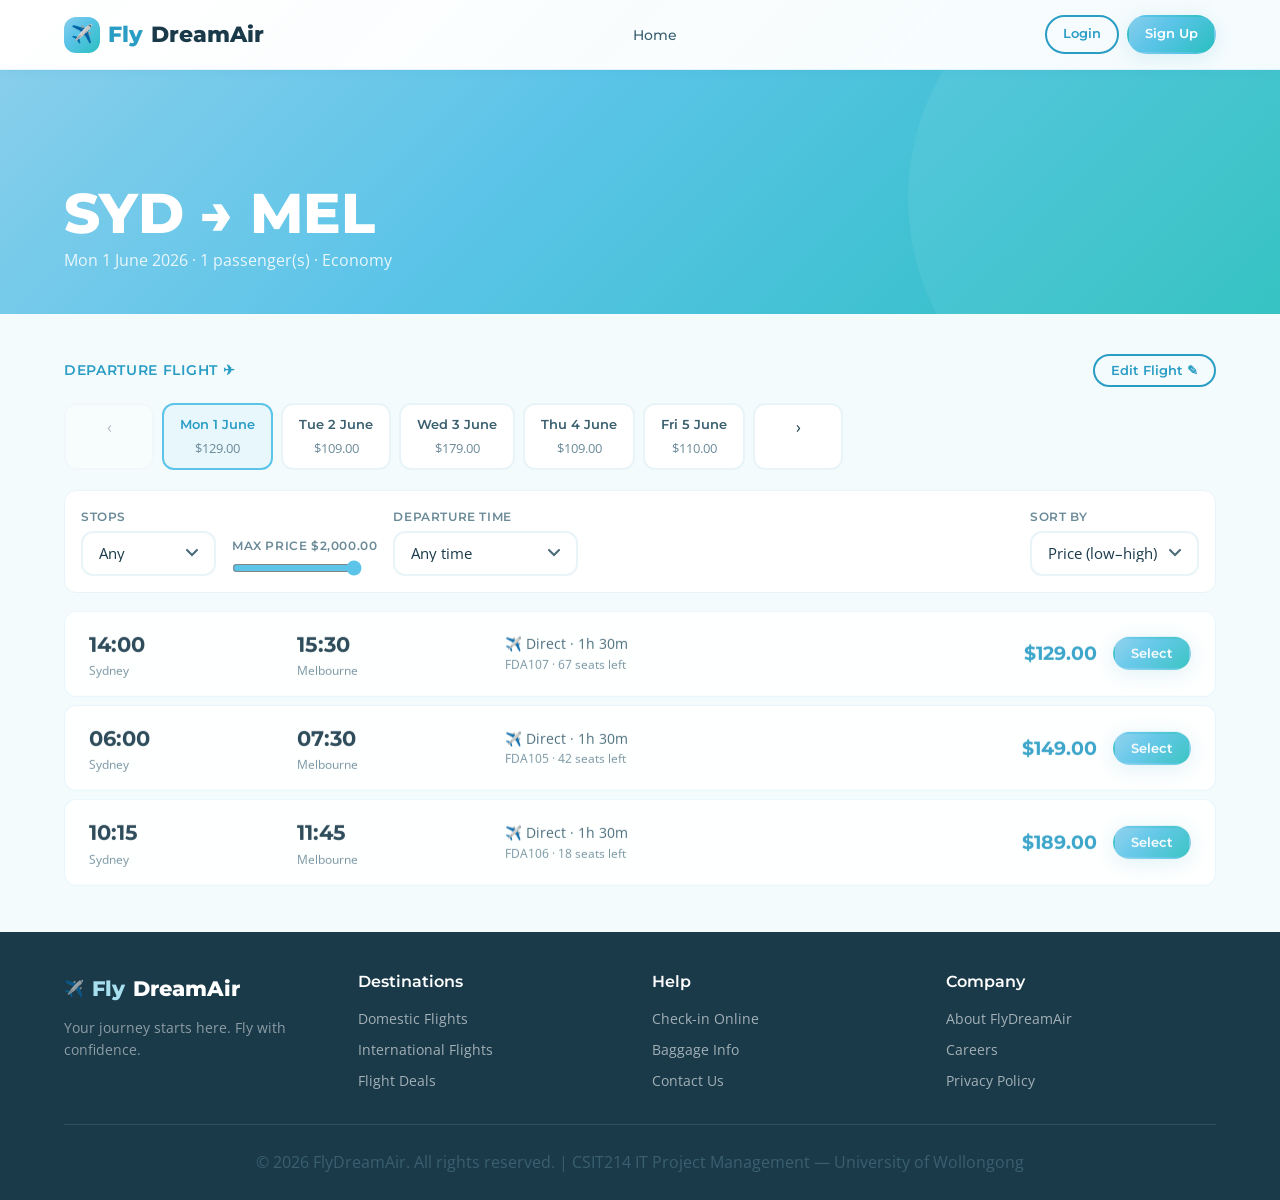
<file: seats.html>
<!doctype html>
<html lang="en">
<head>
  <meta charset="UTF-8" />
  <meta name="viewport" content="width=device-width, initial-scale=1.0" />
  <title>Select Seats — FlyDreamAir</title>
  <link rel="stylesheet" href="styles.css" />
  <style>
    /* Plane illustration */
    .plane-wrap { display:flex; flex-direction:column; align-items:center; }
    .plane-nose {
      width:160px; height:80px;
      background:linear-gradient(180deg, #e8f4f8 0%, #d0e8f0 100%);
      border-radius:50% 50% 0 0 / 100% 100% 0 0;
      border:2px solid #b0cdd8; border-bottom:none;
      display:flex; align-items:flex-end; justify-content:center;
      padding-bottom:8px;
    }
    .plane-body {
      width:160px;
      background:linear-gradient(180deg, #d0e8f0 0%, #c4e0ec 100%);
      border-left:2px solid #b0cdd8; border-right:2px solid #b0cdd8;
      padding:0 8px;
    }
    .plane-tail {
      width:160px; height:40px;
      background:linear-gradient(180deg, #c4e0ec 0%, #b8d8e8 100%);
      border-radius:0 0 40% 40%;
      border:2px solid #b0cdd8; border-top:none;
      position:relative;
    }
    .plane-tail::before, .plane-tail::after {
      content:''; position:absolute; top:0;
      width:50px; height:30px;
      background:linear-gradient(135deg, #c4e0ec, #b8d8e8);
      border:2px solid #b0cdd8;
    }
    .plane-tail::before { left:-52px; border-radius:0 0 0 60%; transform:skewX(-10deg); }
    .plane-tail::after  { right:-52px; border-radius:0 0 60% 0; transform:skewX(10deg); }

    .cabin-section { padding:6px 4px; }
    .cabin-label {
      text-align:center; font-family:var(--font-display);
      font-size:0.65rem; font-weight:700; color:var(--text-mid);
      letter-spacing:0.08em; text-transform:uppercase;
      margin-bottom:4px;
    }
    .cabin-seats { display:flex; flex-direction:column; gap:4px; align-items:center; }
    .seat-row-plane { display:flex; gap:3px; align-items:center; }
    .seat-plane {
      width:28px; height:28px; border-radius:5px 5px 3px 3px;
      display:flex; align-items:center; justify-content:center;
      font-size:0.6rem; font-weight:700; font-family:var(--font-display);
      cursor:pointer; border:2px solid transparent;
      transition:all var(--transition-fast); flex-shrink:0;
    }
    .seat-plane.available  { background:#e8f0f4; color:#6a8a98; }
    .seat-plane.available:hover { background:rgba(91,196,232,0.25); border-color:var(--sky-blue); color:var(--sky-blue-dark); }
    .seat-plane.taken      { background:#d4b8a8; color:#a08070; cursor:not-allowed; }
    .seat-plane.selected   { background:var(--teal); color:white; border-color:var(--teal-dark); }
    .seat-aisle-plane { width:12px; }
    .cabin-divider { height:1px; background:rgba(176,205,216,0.5); margin:4px 8px; }

    /* Selection panel */
    .selection-row {
      display:grid; grid-template-columns:1fr auto auto;
      align-items:center; gap:var(--gap-md);
      padding:10px var(--gap-md);
      border-bottom:1px solid var(--grey-light);
      font-size:0.9rem;
    }
    .selection-row:last-child { border-bottom:none; }
    .seat-badge {
      display:inline-flex; align-items:center; justify-content:center;
      width:36px; height:36px; border-radius:6px;
      background:var(--teal); color:white;
      font-family:var(--font-display); font-weight:700; font-size:0.85rem;
    }
    .seat-badge.empty {
      background:var(--grey-light); color:var(--text-light);
    }
  </style>
</head>
<body>
  <div id="navbar-mount"></div>

  <main class="app-main">
    <header class="page-header">
      <div class="container">
        <h1>Select Your Seat</h1>
        <p id="flight-summary"></p>
      </div>
    </header>

    <section class="section-sm">
      <div class="container">

        <div class="steps mb-md">
          <div class="step done"><div class="step-num">✓</div><span class="step-label">Search</span></div>
          <div class="step-line done"></div>
          <div class="step done"><div class="step-num">✓</div><span class="step-label">Choose Flight</span></div>
          <div class="step-line"></div>
          <div class="step active"><div class="step-num">3</div><span class="step-label" id="seats-step-label">Seats</span></div>
          <div class="step-line"></div>
          <div class="step"><div class="step-num">4</div><span class="step-label">Add-ons</span></div>
          <div class="step-line"></div>
          <div class="step"><div class="step-num">5</div><span class="step-label">Payment</span></div>
        </div>

        <div style="display:grid;grid-template-columns:auto 1fr;gap:var(--gap-xl);align-items:start">

          <!-- Plane visual -->
          <div class="card" style="overflow:visible">
            <div class="card-body" style="padding:var(--gap-md)">
              <div class="plane-wrap" id="plane-wrap">
                <div class="plane-nose"><span style="font-size:0.6rem;color:var(--text-light);font-family:var(--font-display);font-weight:700">NOSE</span></div>
                <div class="plane-body" id="plane-body"></div>
                <div class="plane-tail"></div>
              </div>
            </div>
          </div>

          <!-- Selection + summary -->
          <div style="display:flex;flex-direction:column;gap:var(--gap-md)">

            <!-- Legend -->
            <div class="card">
              <div class="card-body" style="padding:var(--gap-md)">
                <div style="font-family:var(--font-display);font-weight:700;font-size:0.85rem;color:var(--text-dark);margin-bottom:var(--gap-sm)" id="flight-label">FLIGHT</div>
                <div class="seat-legend">
                  <div class="seat-legend-item"><div class="legend-dot" style="background:#e8f0f4;border:1px solid #b0cdd8"></div> Available</div>
                  <div class="seat-legend-item"><div class="legend-dot" style="background:#d4b8a8"></div> Taken</div>
                  <div class="seat-legend-item"><div class="legend-dot" style="background:var(--teal)"></div> Selected</div>
                </div>
              </div>
            </div>

            <!-- Your selection -->
            <div class="card">
              <div class="card-header"><h3>Your Selection</h3></div>
              <div id="selection-list"></div>
              <div class="card-footer">
                <div style="display:flex;justify-content:space-between;align-items:center;margin-bottom:var(--gap-md)">
                  <span style="font-family:var(--font-display);font-weight:700">Total</span>
                  <span style="font-family:var(--font-display);font-weight:700;color:var(--sky-blue-dark)" id="seat-total">$0</span>
                </div>
                <button class="btn btn-primary btn-full btn-lg" id="continue-btn" disabled>Continue to Add-ons</button>
              </div>
            </div>

          </div>
        </div>

      </div>
    </section>
  </main>

  <div id="footer-mount"></div>
  <script src="main.js"></script>
  <script>
    mountChrome('search');
    const booking        = loadBooking();
    const isReturnSeats  = !!(booking.returnFlight && booking.doReturnSeats);
    const flight         = isReturnSeats ? booking.returnFlight : booking.selectedFlight;
    const passengerCount = (booking.passengers||[]).length || 1;
    const SEAT_FEE       = 15;

    if (!flight) {
      showToast('No flight selected — redirecting...','warning');
      setTimeout(() => window.location.href='search.html', 1500);
    }

    // Update step label and flight info
    const legLabel = isReturnSeats ? 'Return Flight Seats' : 'Outbound Flight Seats';
    document.getElementById('flight-summary').textContent =
      flight ? `${legLabel} · ${flight.id} · ${flight.fromCity} → ${flight.toCity} · ${flight.depart} – ${flight.arrive}` : '';
    document.getElementById('flight-label').textContent =
      flight ? `${isReturnSeats ? 'RETURN' : 'OUTBOUND'} FLIGHT ${flight.from} TO ${flight.to} ${flight.depart}` : 'FLIGHT';

    const selectedSeats  = {};
    let   currentPassenger = 0;

    // Determine which cabin is allowed based on search params
    const cabin = ((booking.searchParams || {}).cabin || 'Economy').toLowerCase();
    const cabinMap = {
      'first':    { start: 1,  end: 3  },
      'business': { start: 4,  end: 8  },
      'economy':  { start: 9,  end: 30 },
    };
    const allowedCabin = cabinMap[cabin] || cabinMap['economy'];

    // Build seat data
    const { takenSeats } = generateSeatMap(30);

    function buildCabin(label, startRow, endRow, cols) {
      const isAllowed = (startRow === allowedCabin.start);
      const section = document.createElement('div');
      section.className = 'cabin-section';
      section.innerHTML = `<div class="cabin-label" style="${isAllowed?'color:var(--sky-blue-dark);font-size:0.75rem':'opacity:0.45;font-size:0.75rem'}">${label}${isAllowed?' ✓ Your Class':' — Not available for your ticket'}</div>`;
      const seatsWrap = document.createElement('div');
      seatsWrap.className = 'cabin-seats';
      if (!isAllowed) seatsWrap.style.opacity = '0.3';
      for (let r = startRow; r <= endRow; r++) {
        const row = document.createElement('div');
        row.className = 'seat-row-plane';
        const half = Math.floor(cols.length / 2);
        cols.forEach((c, i) => {
          if (i === half) {
            const aisle = document.createElement('div');
            aisle.className = 'seat-aisle-plane';
            row.appendChild(aisle);
          }
          const seatId = `${r}${c}`;
          const isTaken = takenSeats.has(seatId);
          const isSelected = Object.values(selectedSeats).includes(seatId);
          const seat = document.createElement('div');
          seat.className = `seat-plane ${isTaken?'taken':isSelected?'selected':'available'}`;
          seat.dataset.seat = seatId;
          seat.textContent = seatId;
          if (!isTaken && isAllowed) {
            seat.addEventListener('click', () => handleSeatClick(seat, seatId));
          } else if (!isAllowed) {
            seat.style.cursor = 'not-allowed';
          }
          row.appendChild(seat);
        });
        seatsWrap.appendChild(row);
      }
      section.appendChild(seatsWrap);
      return section;
    }

    function handleSeatClick(el, seatId) {
      if (Object.values(selectedSeats).includes(seatId)) {
        // Deselect — find which passenger had it
        for (const [pIdx, s] of Object.entries(selectedSeats)) {
          if (s === seatId) {
            delete selectedSeats[pIdx];
            el.className = 'seat-plane available';
            // Move current passenger back if needed
            if (parseInt(pIdx) < currentPassenger) currentPassenger = parseInt(pIdx);
            break;
          }
        }
        updateUI();
        return;
      }
      if (Object.keys(selectedSeats).length >= passengerCount) {
        return showToast('All passengers already have seats','warning');
      }
      // Remove previous selection for current passenger
      const prev = selectedSeats[currentPassenger];
      if (prev) {
        const prevEl = document.querySelector(`[data-seat="${prev}"]`);
        if (prevEl) prevEl.className = 'seat-plane available';
      }
      selectedSeats[currentPassenger] = seatId;
      el.className = 'seat-plane selected';
      if (currentPassenger < passengerCount - 1) currentPassenger++;
      updateUI();
    }

    function updateUI() {
      // Update selection list
      let listHtml = '';
      let total = 0;
      for (let i = 0; i < passengerCount; i++) {
        const seat = selectedSeats[i];
        const cost = seat ? SEAT_FEE : 0;
        total += cost;
        listHtml += `<div class="selection-row">
          <span style="font-family:var(--font-display);font-weight:600">Passenger ${i+1}</span>
          <div class="seat-badge ${seat?'':'empty'}">${seat||'—'}</div>
          <span style="font-family:var(--font-display);font-weight:600;color:var(--sky-blue-dark)">${seat?formatCurrency(SEAT_FEE):'—'}</span>
        </div>`;
      }
      listHtml += ``;
      document.getElementById('selection-list').innerHTML = listHtml;
      document.getElementById('seat-total').textContent = formatCurrency(total);

      const allDone = Object.keys(selectedSeats).length >= passengerCount;
      document.getElementById('continue-btn').disabled = !allDone;
    }

    const body = document.getElementById('plane-body');
    body.appendChild(buildCabin('First Class',    1,  3,  ['A','B','C','D']));
    body.insertAdjacentHTML('beforeend','<div class="cabin-divider"></div>');
    body.appendChild(buildCabin('Business Class', 4,  8,  ['A','B','C','D']));
    body.insertAdjacentHTML('beforeend','<div class="cabin-divider"></div>');
    body.appendChild(buildCabin('Economy Class',  9,  30, ['A','B','C','D','E','F']));

    updateUI();
    document.getElementById('seats-step-label').textContent = isReturnSeats ? 'Return Seats' : booking.returnFlight ? 'Outbound Seats' : 'Seats';

    document.getElementById('continue-btn').addEventListener('click', () => {
      const passengers = (booking.passengers||[]).map((p,i) => ({ ...p, seat: selectedSeats[i]||null }));

      if (isReturnSeats) {
        // Done with return seats — go to services
        saveBooking({
          returnSeats: Object.values(selectedSeats),
          returnPassengers: passengers,
          seatFee: (booking.seatFee || 0) + SEAT_FEE * Object.keys(selectedSeats).length,
          doReturnSeats: false,
        });
        window.location.href = 'services.html';
      } else if (booking.returnFlight) {
        // Outbound seats done — now do return seats
        saveBooking({
          seats: Object.values(selectedSeats),
          passengers,
          seatFee: SEAT_FEE * Object.keys(selectedSeats).length,
          doReturnSeats: true,
        });
        showToast('Outbound seats saved — now select return seats', 'info');
        window.location.href = 'seats.html';
      } else {
        // One way — go straight to services
        saveBooking({ seats: Object.values(selectedSeats), passengers, seatFee: SEAT_FEE * Object.keys(selectedSeats).length });
        window.location.href = 'services.html';
      }
    });
  </script>
</body>
</html>
</file>
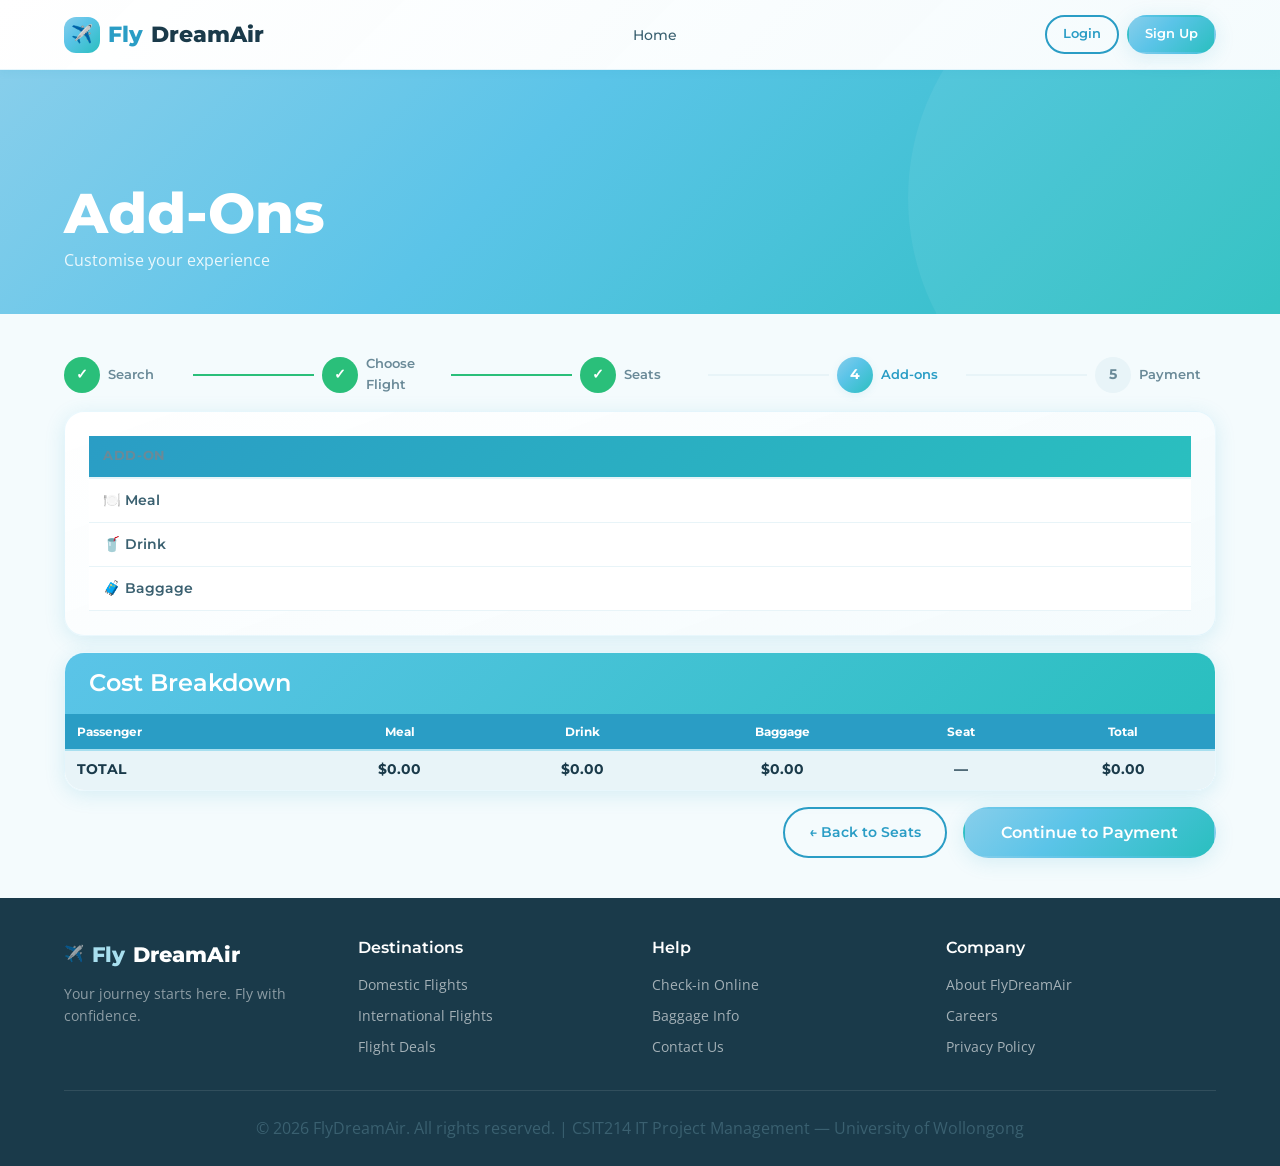
<file: services.html>
<!doctype html>
<html lang="en">
<head>
  <meta charset="UTF-8" />
  <meta name="viewport" content="width=device-width, initial-scale=1.0" />
  <title>Add-ons — FlyDreamAir</title>
  <link rel="stylesheet" href="styles.css" />
  <style>
    .addons-table { width:100%; border-collapse:collapse; }
    .addons-table th {
      padding:10px 14px; text-align:center;
      font-family:var(--font-display); font-size:0.8rem; font-weight:700;
      color:var(--text-light); text-transform:uppercase; letter-spacing:0.05em;
      border-bottom:2px solid var(--grey-light);
    }
    .addons-table th:first-child { text-align:left; }
    .addons-table td {
      padding:10px 14px; text-align:center;
      border-bottom:1px solid var(--grey-light); vertical-align:middle;
    }
    .addons-table td:first-child { text-align:left; font-family:var(--font-display); font-weight:600; font-size:0.9rem; }
    .addons-table tr:last-child td { border-bottom:none; }
    .addons-table select.form-control { min-width:120px; font-size:0.85rem; padding:8px 12px; }

    .cost-table { width:100%; border-collapse:collapse; }
    .cost-table th {
      padding:8px 12px; text-align:center;
      font-family:var(--font-display); font-size:0.75rem; font-weight:700;
      color:white; background:var(--sky-blue-dark);
    }
    .cost-table th:first-child { text-align:left; }
    .cost-table td {
      padding:8px 12px; text-align:center;
      font-size:0.85rem; color:var(--text-mid);
      border-bottom:1px solid var(--grey-light);
    }
    .cost-table td:first-child { text-align:left; font-weight:600; font-family:var(--font-display); }
    .cost-table tr.total-row td {
      font-family:var(--font-display); font-weight:700;
      color:var(--text-dark); background:var(--grey-light);
      border-top:2px solid var(--sky-blue-light);
    }
  </style>
</head>
<body>
  <div id="navbar-mount"></div>

  <main class="app-main">
    <header class="page-header">
      <div class="container">
        <h1>Add-Ons</h1>
        <p id="flight-label">Customise your experience</p>
      </div>
    </header>

    <section class="section-sm">
      <div class="container">

        <div class="steps mb-md">
          <div class="step done"><div class="step-num">✓</div><span class="step-label">Search</span></div>
          <div class="step-line done"></div>
          <div class="step done"><div class="step-num">✓</div><span class="step-label">Choose Flight</span></div>
          <div class="step-line done"></div>
          <div class="step done"><div class="step-num">✓</div><span class="step-label">Seats</span></div>
          <div class="step-line"></div>
          <div class="step active"><div class="step-num">4</div><span class="step-label">Add-ons</span></div>
          <div class="step-line"></div>
          <div class="step"><div class="step-num">5</div><span class="step-label">Payment</span></div>
        </div>

        <!-- Per-passenger selection table -->
        <div class="card mb-md">
          <div class="card-body" style="overflow-x:auto">
            <table class="addons-table" id="addons-table"></table>
          </div>
        </div>

        <!-- Cost breakdown -->
        <div class="card mb-md">
          <div class="card-header"><h3>Cost Breakdown</h3></div>
          <div style="overflow-x:auto">
            <table class="cost-table" id="cost-table"></table>
          </div>
        </div>

        <div style="display:flex;gap:var(--gap-md);justify-content:flex-end;flex-wrap:wrap">
          <button class="btn btn-secondary" onclick="window.location.href='seats.html'">← Back to Seats</button>
          <button class="btn btn-primary btn-lg" id="continue-btn">Continue to Payment</button>
        </div>

      </div>
    </section>
  </main>

  <div id="footer-mount"></div>
  <script src="main.js"></script>
  <script>
    mountChrome('search');
    const booking    = loadBooking();
    const flight     = booking.selectedFlight;
    const passengers = booking.passengers || [{ name: 'Passenger 1' }];
    const n          = passengers.length;

    document.getElementById('flight-label').textContent =
      flight ? `FLIGHT ${flight.from} TO ${flight.to} ${flight.depart}` : 'Customise your experience';

    // Options per category
    const mealOptions = [
      { id:'none',           name:'No Meal',         price:0  },
      { id:'meal-standard',  name:'Standard Meal',   price:18 },
      { id:'meal-vegetarian',name:'Vegetarian Meal', price:18 },
      { id:'meal-kids',      name:'Kids Meal',       price:14 },
    ];
    const drinkOptions = [
      { id:'none',        name:'No Drink',    price:0  },
      { id:'drink-soft',  name:'Soft Drink',  price:4  },
      { id:'drink-beer',  name:'Beer',        price:9  },
      { id:'drink-wine',  name:'Wine',        price:11 },
    ];
    const baggageOptions = [
      { id:'none',        name:'No Baggage',  price:0  },
      { id:'bag-20',      name:'20kg Bag',    price:35 },
      { id:'bag-30',      name:'30kg Bag',    price:50 },
    ];

    // State: selections[pIdx] = { meal, drink, baggage }
    const selections = passengers.map(() => ({ meal:'none', drink:'none', baggage:'none' }));

    function optionHtml(opts, pIdx, category) {
      return `<select class="form-control" data-pax="${pIdx}" data-cat="${category}">
        ${opts.map(o => `<option value="${o.id}" data-price="${o.price}">${o.name}${o.price>0?' (+'+formatCurrency(o.price)+')':''}</option>`).join('')}
      </select>`;
    }

    function renderAddonsTable() {
      const table = document.getElementById('addons-table');
      // Header
      let html = `<thead><tr><th>Add-On</th>${passengers.map((_,i) => `<th>Passenger ${i+1}</th>`).join('')}</tr></thead><tbody>`;
      // Meal row
      html += `<tr><td>🍽️ Meal</td>${passengers.map((_,i) => `<td>${optionHtml(mealOptions, i, 'meal')}</td>`).join('')}</tr>`;
      // Drink row
      html += `<tr><td>🥤 Drink</td>${passengers.map((_,i) => `<td>${optionHtml(drinkOptions, i, 'drink')}</td>`).join('')}</tr>`;
      // Baggage row
      html += `<tr><td>🧳 Baggage</td>${passengers.map((_,i) => `<td>${optionHtml(baggageOptions, i, 'baggage')}</td>`).join('')}</tr>`;
      html += '</tbody>';
      table.innerHTML = html;

      // Restore selections
      table.querySelectorAll('select').forEach(sel => {
        const pIdx = parseInt(sel.dataset.pax);
        const cat  = sel.dataset.cat;
        sel.value  = selections[pIdx][cat];
        sel.addEventListener('change', () => {
          selections[pIdx][cat] = sel.value;
          renderCostTable();
        });
      });
    }

    function getPrice(opts, id) {
      return (opts.find(o => o.id === id) || {}).price || 0;
    }

    function renderCostTable() {
      const flightCost = flight ? flight.price : 0;
      const seatFee    = booking.seatFee || 0;
      const table      = document.getElementById('cost-table');

      // Column headers
      let html = `<thead><tr><th>Passenger</th><th>Meal</th><th>Drink</th><th>Baggage</th><th>Seat</th><th>Total</th></tr></thead><tbody>`;

      let grandTotal = flightCost * n + seatFee;
      const colTotals = { meal:0, drink:0, baggage:0 };

      passengers.forEach((p, i) => {
        const mealP  = getPrice(mealOptions,    selections[i].meal);
        const drinkP = getPrice(drinkOptions,   selections[i].drink);
        const bagP   = getPrice(baggageOptions, selections[i].baggage);
        const seatP  = seatFee / n;
        const rowTotal = flightCost + mealP + drinkP + bagP + seatP;
        colTotals.meal    += mealP;
        colTotals.drink   += drinkP;
        colTotals.baggage += bagP;
        grandTotal += mealP + drinkP + bagP;

        html += `<tr>
          <td>Passenger ${i+1}${(booking.seats||[])[i] ? ' · Seat '+(booking.seats[i]) : ''}</td>
          <td>${mealP > 0 ? formatCurrency(mealP) : '—'}</td>
          <td>${drinkP > 0 ? formatCurrency(drinkP) : '—'}</td>
          <td>${bagP > 0 ? formatCurrency(bagP) : '—'}</td>
          <td>${seatFee > 0 ? formatCurrency(seatP) : '—'}</td>
          <td style="font-weight:700;color:var(--sky-blue-dark)">${formatCurrency(rowTotal)}</td>
        </tr>`;
      });

      const addonsTotal = colTotals.meal + colTotals.drink + colTotals.baggage + seatFee;
      grandTotal = flightCost * n + addonsTotal;

      html += `<tr class="total-row">
        <td>TOTAL</td>
        <td>${formatCurrency(colTotals.meal)}</td>
        <td>${formatCurrency(colTotals.drink)}</td>
        <td>${formatCurrency(colTotals.baggage)}</td>
        <td>${seatFee > 0 ? formatCurrency(seatFee) : '—'}</td>
        <td>${formatCurrency(grandTotal)}</td>
      </tr>`;
      html += '</tbody>';
      table.innerHTML = html;
    }

    renderAddonsTable();
    renderCostTable();

    document.getElementById('continue-btn').addEventListener('click', () => {
      // Build services object for payment
      const svcSummary = passengers.map((p, i) => ({
        passenger: i + 1,
        meal:    selections[i].meal,
        drink:   selections[i].drink,
        baggage: selections[i].baggage,
        mealCost:    getPrice(mealOptions,    selections[i].meal),
        drinkCost:   getPrice(drinkOptions,   selections[i].drink),
        baggageCost: getPrice(baggageOptions, selections[i].baggage),
      }));
      const addonsTotal = svcSummary.reduce((s,r) => s + r.mealCost + r.drinkCost + r.baggageCost, 0) + (booking.seatFee||0);
      saveBooking({ perPassengerServices: svcSummary, addonsTotal });
      window.location.href = 'payment.html';
    });
  </script>
</body>
</html>
</file>
<file: styles.css>
/* ============================================================
   FlyDreamAir — Base Stylesheet
   Colour scheme: sky blue, white, teal accent
   ============================================================ */

/* ── Google Fonts ─────────────────────────────────────────── */
@import url('https://fonts.googleapis.com/css2?family=Montserrat:wght@400;500;600;700;800&family=Open+Sans:wght@300;400;500;600&display=swap');

/* ── CSS Variables ────────────────────────────────────────── */
:root {
  /* Colours */
  --sky-blue:       #5BC4E8;
  --sky-blue-light: #A8DFEF;
  --sky-blue-dark:  #2A9DC5;
  --teal:           #2ABFBF;
  --teal-dark:      #1E9999;
  --teal-light:     #80D9D9;
  --white:          #FFFFFF;
  --off-white:      #F4FBFD;
  --grey-light:     #E8F4F8;
  --grey-mid:       #B0CDD8;
  --grey-dark:      #4A6B7A;
  --text-dark:      #1A3A4A;
  --text-mid:       #3A6070;
  --text-light:     #6A8A98;
  --danger:         #E85B5B;
  --success:        #2ABF7A;
  --warning:        #F0B429;

  /* Gradients */
  --sky-gradient:   linear-gradient(135deg, #87CEEB 0%, #5BC4E8 40%, #2ABFBF 100%);
  --card-gradient:  linear-gradient(160deg, rgba(255,255,255,0.95) 0%, rgba(244,251,253,0.98) 100%);
  --nav-gradient:   linear-gradient(135deg, rgba(255,255,255,0.98) 0%, rgba(244,251,253,0.96) 100%);

  /* Typography */
  --font-display:   'Montserrat', sans-serif;
  --font-body:      'Open Sans', sans-serif;

  /* Spacing */
  --gap-xs:   4px;
  --gap-sm:   8px;
  --gap-md:   16px;
  --gap-lg:   24px;
  --gap-xl:   40px;
  --gap-xxl:  64px;

  /* Border radius */
  --radius-sm:   6px;
  --radius-md:   12px;
  --radius-lg:   20px;
  --radius-xl:   32px;
  --radius-full: 999px;

  /* Shadows */
  --shadow-sm:  0 2px 8px rgba(43, 160, 197, 0.10);
  --shadow-md:  0 4px 20px rgba(43, 160, 197, 0.15);
  --shadow-lg:  0 8px 40px rgba(43, 160, 197, 0.20);
  --shadow-xl:  0 16px 60px rgba(43, 160, 197, 0.25);

  /* Transitions */
  --transition-fast:   0.15s ease;
  --transition-normal: 0.25s ease;
  --transition-slow:   0.4s ease;

  /* Layout */
  --max-width:     1200px;
  --nav-height:    70px;
}

/* ── Reset & Base ─────────────────────────────────────────── */
*, *::before, *::after {
  box-sizing: border-box;
  margin: 0;
  padding: 0;
}

html {
  scroll-behavior: smooth;
  font-size: 16px;
}

body {
  font-family: var(--font-body);
  color: var(--text-dark);
  background-color: var(--off-white);
  line-height: 1.6;
  -webkit-font-smoothing: antialiased;
}

img {
  max-width: 100%;
  display: block;
}

a {
  text-decoration: none;
  color: inherit;
  transition: color var(--transition-fast);
}

ul, ol {
  list-style: none;
}

button {
  cursor: pointer;
  border: none;
  background: none;
  font-family: var(--font-body);
}

input, select, textarea {
  font-family: var(--font-body);
  font-size: 1rem;
}

/* ── Typography ───────────────────────────────────────────── */
h1, h2, h3, h4, h5, h6 {
  font-family: var(--font-display);
  line-height: 1.2;
  color: var(--text-dark);
}

h1 { font-size: clamp(2rem, 5vw, 3.5rem); font-weight: 800; }
h2 { font-size: clamp(1.5rem, 3vw, 2.25rem); font-weight: 700; }
h3 { font-size: clamp(1.2rem, 2vw, 1.5rem); font-weight: 600; }
h4 { font-size: 1.1rem; font-weight: 600; }
h5 { font-size: 1rem; font-weight: 600; }
h6 { font-size: 0.9rem; font-weight: 600; }

p {
  font-size: 1rem;
  color: var(--text-mid);
  line-height: 1.7;
}

.text-sm  { font-size: 0.875rem; }
.text-xs  { font-size: 0.75rem; }
.text-lg  { font-size: 1.125rem; }
.text-xl  { font-size: 1.25rem; }

.text-white  { color: var(--white); }
.text-teal   { color: var(--teal); }
.text-blue   { color: var(--sky-blue-dark); }
.text-light  { color: var(--text-light); }
.text-center { text-align: center; }
.text-bold   { font-weight: 700; }

/* ── Layout ───────────────────────────────────────────────── */
.container {
  max-width: var(--max-width);
  margin: 0 auto;
  padding: 0 var(--gap-lg);
}

.section {
  padding: var(--gap-xxl) 0;
}

.section-sm {
  padding: var(--gap-xl) 0;
}

.flex { display: flex; }
.flex-col { flex-direction: column; }
.flex-center { align-items: center; justify-content: center; }
.flex-between { justify-content: space-between; align-items: center; }
.flex-wrap { flex-wrap: wrap; }
.gap-sm { gap: var(--gap-sm); }
.gap-md { gap: var(--gap-md); }
.gap-lg { gap: var(--gap-lg); }

.grid-2 { display: grid; grid-template-columns: repeat(2, 1fr); gap: var(--gap-lg); }
.grid-3 { display: grid; grid-template-columns: repeat(3, 1fr); gap: var(--gap-lg); }
.grid-4 { display: grid; grid-template-columns: repeat(4, 1fr); gap: var(--gap-lg); }

/* ── Navigation ───────────────────────────────────────────── */
.navbar {
  position: fixed;
  top: 0;
  left: 0;
  right: 0;
  height: var(--nav-height);
  background: var(--nav-gradient);
  backdrop-filter: blur(12px);
  -webkit-backdrop-filter: blur(12px);
  border-bottom: 1px solid rgba(91, 196, 232, 0.15);
  box-shadow: var(--shadow-sm);
  z-index: 1000;
  display: flex;
  align-items: center;
}

.navbar .container {
  display: flex;
  align-items: center;
  justify-content: space-between;
  width: 100%;
}

.navbar-brand {
  display: flex;
  align-items: center;
  gap: var(--gap-sm);
  font-family: var(--font-display);
  font-weight: 800;
  font-size: 1.4rem;
  color: var(--text-dark);
}

.navbar-brand .brand-icon {
  width: 36px;
  height: 36px;
  background: var(--sky-gradient);
  border-radius: var(--radius-md);
  display: flex;
  align-items: center;
  justify-content: center;
  font-size: 1.1rem;
}

.navbar-brand span {
  color: var(--sky-blue-dark);
}

.navbar-nav {
  display: flex;
  align-items: center;
  gap: var(--gap-lg);
}

.nav-link {
  font-family: var(--font-display);
  font-weight: 500;
  font-size: 0.9rem;
  color: var(--text-mid);
  padding: var(--gap-xs) var(--gap-sm);
  border-radius: var(--radius-sm);
  transition: all var(--transition-fast);
  position: relative;
}

.nav-link::after {
  content: '';
  position: absolute;
  bottom: -2px;
  left: 50%;
  transform: translateX(-50%);
  width: 0;
  height: 2px;
  background: var(--teal);
  border-radius: var(--radius-full);
  transition: width var(--transition-normal);
}

.nav-link:hover {
  color: var(--sky-blue-dark);
}

.nav-link:hover::after,
.nav-link.active::after {
  width: 80%;
}

.nav-link.active {
  color: var(--sky-blue-dark);
  font-weight: 600;
}

.navbar-actions {
  display: flex;
  align-items: center;
  gap: var(--gap-md);
}

/* ── Buttons ──────────────────────────────────────────────── */
.btn {
  display: inline-flex;
  align-items: center;
  justify-content: center;
  gap: var(--gap-sm);
  padding: 10px 24px;
  border-radius: var(--radius-full);
  font-family: var(--font-display);
  font-weight: 600;
  font-size: 0.9rem;
  transition: all var(--transition-normal);
  cursor: pointer;
  border: 2px solid transparent;
  white-space: nowrap;
}

.btn-primary {
  background: var(--sky-gradient);
  color: var(--white);
  box-shadow: var(--shadow-md);
}

.btn-primary:hover {
  transform: translateY(-2px);
  box-shadow: var(--shadow-lg);
  filter: brightness(1.05);
}

.btn-primary:active {
  transform: translateY(0);
  box-shadow: var(--shadow-sm);
}

.btn-secondary {
  background: transparent;
  color: var(--sky-blue-dark);
  border-color: var(--sky-blue-dark);
}

.btn-secondary:hover {
  background: var(--grey-light);
  transform: translateY(-1px);
}

.btn-teal {
  background: linear-gradient(135deg, var(--teal) 0%, var(--teal-dark) 100%);
  color: var(--white);
  box-shadow: 0 4px 15px rgba(42, 191, 191, 0.3);
}

.btn-teal:hover {
  transform: translateY(-2px);
  box-shadow: 0 6px 20px rgba(42, 191, 191, 0.4);
}

.btn-white {
  background: var(--white);
  color: var(--sky-blue-dark);
  box-shadow: var(--shadow-md);
}

.btn-white:hover {
  transform: translateY(-2px);
  box-shadow: var(--shadow-lg);
}

.btn-ghost {
  background: rgba(255,255,255,0.15);
  color: var(--white);
  border-color: rgba(255,255,255,0.4);
  backdrop-filter: blur(8px);
}

.btn-ghost:hover {
  background: rgba(255,255,255,0.25);
  border-color: rgba(255,255,255,0.6);
}

.btn-sm {
  padding: 7px 16px;
  font-size: 0.8rem;
}

.btn-lg {
  padding: 14px 36px;
  font-size: 1rem;
}

.btn-full {
  width: 100%;
}

.btn:disabled {
  opacity: 0.5;
  cursor: not-allowed;
  transform: none !important;
}

/* ── Cards ────────────────────────────────────────────────── */
.card {
  background: var(--card-gradient);
  border-radius: var(--radius-lg);
  box-shadow: var(--shadow-md);
  border: 1px solid rgba(91, 196, 232, 0.12);
  overflow: hidden;
  transition: all var(--transition-normal);
}

.card:hover {
  box-shadow: var(--shadow-lg);
  transform: translateY(-3px);
}

.card-body {
  padding: var(--gap-lg);
}

.card-header {
  padding: var(--gap-md) var(--gap-lg);
  background: linear-gradient(135deg, var(--sky-blue) 0%, var(--teal) 100%);
  color: var(--white);
}

.card-header h3, .card-header h4 {
  color: var(--white);
}

.card-footer {
  padding: var(--gap-md) var(--gap-lg);
  background: var(--grey-light);
  border-top: 1px solid rgba(91, 196, 232, 0.1);
}

/* ── Forms ────────────────────────────────────────────────── */
.form-group {
  display: flex;
  flex-direction: column;
  gap: var(--gap-xs);
  margin-bottom: var(--gap-md);
}

.form-label {
  font-family: var(--font-display);
  font-weight: 600;
  font-size: 0.8rem;
  color: var(--text-mid);
  text-transform: uppercase;
  letter-spacing: 0.05em;
}

.form-control {
  width: 100%;
  padding: 12px 16px;
  border: 2px solid var(--grey-light);
  border-radius: var(--radius-md);
  font-size: 0.95rem;
  color: var(--text-dark);
  background: var(--white);
  transition: all var(--transition-fast);
  outline: none;
}

.form-control:focus {
  border-color: var(--sky-blue);
  box-shadow: 0 0 0 3px rgba(91, 196, 232, 0.15);
}

.form-control:hover {
  border-color: var(--sky-blue-light);
}

.form-control::placeholder {
  color: var(--grey-mid);
}

select.form-control {
  appearance: none;
  background-image: url("data:image/svg+xml,%3Csvg xmlns='http://www.w3.org/2000/svg' width='12' height='8' viewBox='0 0 12 8'%3E%3Cpath d='M1 1l5 5 5-5' stroke='%234A6B7A' stroke-width='2' fill='none' stroke-linecap='round'/%3E%3C/svg%3E");
  background-repeat: no-repeat;
  background-position: right 16px center;
  padding-right: 40px;
}

.form-row {
  display: grid;
  grid-template-columns: repeat(auto-fit, minmax(200px, 1fr));
  gap: var(--gap-md);
}

.form-hint {
  font-size: 0.8rem;
  color: var(--text-light);
  margin-top: 2px;
}

.form-error {
  font-size: 0.8rem;
  color: var(--danger);
  margin-top: 2px;
}

/* ── Search Box (hero) ────────────────────────────────────── */
.search-box {
  background: rgba(255, 255, 255, 0.96);
  backdrop-filter: blur(16px);
  border-radius: var(--radius-xl);
  padding: var(--gap-xl);
  box-shadow: var(--shadow-xl);
  border: 1px solid rgba(255, 255, 255, 0.8);
}

.search-tabs {
  display: flex;
  gap: var(--gap-sm);
  margin-bottom: var(--gap-lg);
}

.search-tab {
  padding: 8px 20px;
  border-radius: var(--radius-full);
  font-family: var(--font-display);
  font-weight: 600;
  font-size: 0.85rem;
  color: var(--text-light);
  cursor: pointer;
  transition: all var(--transition-fast);
  border: 2px solid transparent;
}

.search-tab.active,
.search-tab:hover {
  background: var(--sky-gradient);
  color: var(--white);
  box-shadow: var(--shadow-sm);
}

/* ── Badges ───────────────────────────────────────────────── */
.badge {
  display: inline-flex;
  align-items: center;
  padding: 3px 10px;
  border-radius: var(--radius-full);
  font-size: 0.75rem;
  font-weight: 600;
  font-family: var(--font-display);
}

.badge-blue  { background: rgba(91, 196, 232, 0.15); color: var(--sky-blue-dark); }
.badge-teal  { background: rgba(42, 191, 191, 0.15); color: var(--teal-dark); }
.badge-green { background: rgba(42, 191, 122, 0.15); color: var(--success); }
.badge-red   { background: rgba(232, 91, 91, 0.15);  color: var(--danger); }
.badge-grey  { background: var(--grey-light);         color: var(--text-mid); }

/* ── Page header ──────────────────────────────────────────── */
.page-header {
  background: var(--sky-gradient);
  padding: calc(var(--nav-height) + var(--gap-xl)) 0 var(--gap-xl);
  position: relative;
  overflow: hidden;
}

.page-header::before {
  content: '';
  position: absolute;
  top: -50%;
  right: -10%;
  width: 500px;
  height: 500px;
  background: rgba(255,255,255,0.06);
  border-radius: 50%;
  pointer-events: none;
}

.page-header h1 {
  color: var(--white);
}

.page-header p {
  color: rgba(255,255,255,0.85);
}

/* ── Hero ─────────────────────────────────────────────────── */
.hero {
  min-height: 100vh;
  background: var(--sky-gradient);
  display: flex;
  align-items: center;
  position: relative;
  overflow: hidden;
  padding-top: var(--nav-height);
}

.hero::before {
  content: '';
  position: absolute;
  top: -20%;
  right: -5%;
  width: 600px;
  height: 600px;
  background: rgba(255,255,255,0.07);
  border-radius: 50%;
  pointer-events: none;
}

.hero::after {
  content: '';
  position: absolute;
  bottom: -20%;
  left: -5%;
  width: 400px;
  height: 400px;
  background: rgba(42, 191, 191, 0.12);
  border-radius: 50%;
  pointer-events: none;
}

/* ── Steps / Progress ─────────────────────────────────────── */
.steps {
  display: flex;
  align-items: center;
  gap: 0;
  margin-bottom: var(--gap-xl);
}

.step {
  display: flex;
  align-items: center;
  gap: var(--gap-sm);
  flex: 1;
}

.step-num {
  width: 36px;
  height: 36px;
  border-radius: 50%;
  background: var(--grey-light);
  color: var(--text-light);
  font-family: var(--font-display);
  font-weight: 700;
  font-size: 0.9rem;
  display: flex;
  align-items: center;
  justify-content: center;
  flex-shrink: 0;
  transition: all var(--transition-normal);
}

.step.active .step-num {
  background: var(--sky-gradient);
  color: var(--white);
  box-shadow: var(--shadow-sm);
}

.step.done .step-num {
  background: var(--success);
  color: var(--white);
}

.step-label {
  font-family: var(--font-display);
  font-size: 0.8rem;
  font-weight: 600;
  color: var(--text-light);
}

.step.active .step-label {
  color: var(--sky-blue-dark);
}

.step-line {
  flex: 1;
  height: 2px;
  background: var(--grey-light);
  margin: 0 var(--gap-sm);
}

.step-line.done {
  background: var(--success);
}

/* ── Tables ───────────────────────────────────────────────── */
.table-wrapper {
  overflow-x: auto;
  border-radius: var(--radius-lg);
  box-shadow: var(--shadow-md);
}

table {
  width: 100%;
  border-collapse: collapse;
  background: var(--white);
}

thead tr {
  background: linear-gradient(135deg, var(--sky-blue-dark) 0%, var(--teal) 100%);
}

thead th {
  padding: 14px 16px;
  text-align: left;
  font-family: var(--font-display);
  font-weight: 600;
  font-size: 0.85rem;
  color: var(--white);
  white-space: nowrap;
}

tbody tr {
  border-bottom: 1px solid var(--grey-light);
  transition: background var(--transition-fast);
}

tbody tr:hover {
  background: rgba(91, 196, 232, 0.05);
}

tbody td {
  padding: 14px 16px;
  font-size: 0.9rem;
  color: var(--text-mid);
}

/* ── Alerts ───────────────────────────────────────────────── */
.alert {
  padding: var(--gap-md) var(--gap-lg);
  border-radius: var(--radius-md);
  font-size: 0.9rem;
  display: flex;
  align-items: flex-start;
  gap: var(--gap-sm);
  margin-bottom: var(--gap-md);
}

.alert-info    { background: rgba(91, 196, 232, 0.12);  border-left: 4px solid var(--sky-blue);  color: var(--sky-blue-dark); }
.alert-success { background: rgba(42, 191, 122, 0.12);  border-left: 4px solid var(--success);   color: #1A7A50; }
.alert-warning { background: rgba(240, 180, 41, 0.12);  border-left: 4px solid var(--warning);   color: #8A6000; }
.alert-danger  { background: rgba(232, 91, 91, 0.12);   border-left: 4px solid var(--danger);    color: #8A2020; }

/* ── Dividers ─────────────────────────────────────────────── */
.divider {
  width: 100%;
  height: 1px;
  background: var(--grey-light);
  margin: var(--gap-lg) 0;
}

.divider-teal {
  height: 3px;
  background: linear-gradient(90deg, var(--sky-blue) 0%, var(--teal) 100%);
  border-radius: var(--radius-full);
  width: 60px;
  margin: var(--gap-sm) 0 var(--gap-lg);
}

/* ── Loading spinner ──────────────────────────────────────── */
.spinner {
  width: 40px;
  height: 40px;
  border: 3px solid var(--grey-light);
  border-top-color: var(--sky-blue);
  border-radius: 50%;
  animation: spin 0.8s linear infinite;
}

@keyframes spin {
  to { transform: rotate(360deg); }
}

/* ── Utility ──────────────────────────────────────────────── */
.mt-sm { margin-top: var(--gap-sm); }
.mt-md { margin-top: var(--gap-md); }
.mt-lg { margin-top: var(--gap-lg); }
.mt-xl { margin-top: var(--gap-xl); }
.mb-sm { margin-bottom: var(--gap-sm); }
.mb-md { margin-bottom: var(--gap-md); }
.mb-lg { margin-bottom: var(--gap-lg); }
.mb-xl { margin-bottom: var(--gap-xl); }
.pt-nav { padding-top: var(--nav-height); }
.hidden { display: none !important; }
.sr-only { position: absolute; width: 1px; height: 1px; overflow: hidden; clip: rect(0,0,0,0); }

/* ── Animations ───────────────────────────────────────────── */
@keyframes fadeInUp {
  from { opacity: 0; transform: translateY(20px); }
  to   { opacity: 1; transform: translateY(0); }
}

@keyframes fadeIn {
  from { opacity: 0; }
  to   { opacity: 1; }
}

@keyframes slideInRight {
  from { opacity: 0; transform: translateX(30px); }
  to   { opacity: 1; transform: translateX(0); }
}

.animate-fade-up   { animation: fadeInUp 0.5s ease both; }
.animate-fade-in   { animation: fadeIn 0.4s ease both; }
.animate-slide-in  { animation: slideInRight 0.4s ease both; }

.delay-1 { animation-delay: 0.1s; }
.delay-2 { animation-delay: 0.2s; }
.delay-3 { animation-delay: 0.3s; }
.delay-4 { animation-delay: 0.4s; }

/* ── Footer ───────────────────────────────────────────────── */
.footer {
  background: var(--text-dark);
  color: rgba(255,255,255,0.7);
  padding: var(--gap-xl) 0 var(--gap-lg);
}

.footer h4 {
  color: var(--white);
  font-size: 1rem;
  margin-bottom: var(--gap-md);
}

.footer a {
  color: rgba(255,255,255,0.6);
  font-size: 0.9rem;
  display: block;
  margin-bottom: var(--gap-sm);
  transition: color var(--transition-fast);
}

.footer a:hover {
  color: var(--sky-blue-light);
}

.footer-bottom {
  border-top: 1px solid rgba(255,255,255,0.1);
  padding-top: var(--gap-lg);
  margin-top: var(--gap-lg);
  font-size: 0.85rem;
  text-align: center;
}

/* ── Responsive ───────────────────────────────────────────── */
@media (max-width: 768px) {
  .grid-2, .grid-3, .grid-4 {
    grid-template-columns: 1fr;
  }

  .navbar-nav {
    display: none;
  }

  .search-box {
    padding: var(--gap-lg);
  }

  .form-row {
    grid-template-columns: 1fr;
  }

  .steps {
    overflow-x: auto;
    padding-bottom: var(--gap-sm);
  }

  h1 { font-size: 2rem; }
  h2 { font-size: 1.5rem; }
}

@media (max-width: 480px) {
  .container {
    padding: 0 var(--gap-md);
  }

  .btn-lg {
    padding: 12px 24px;
    font-size: 0.9rem;
  }
}
</file>
